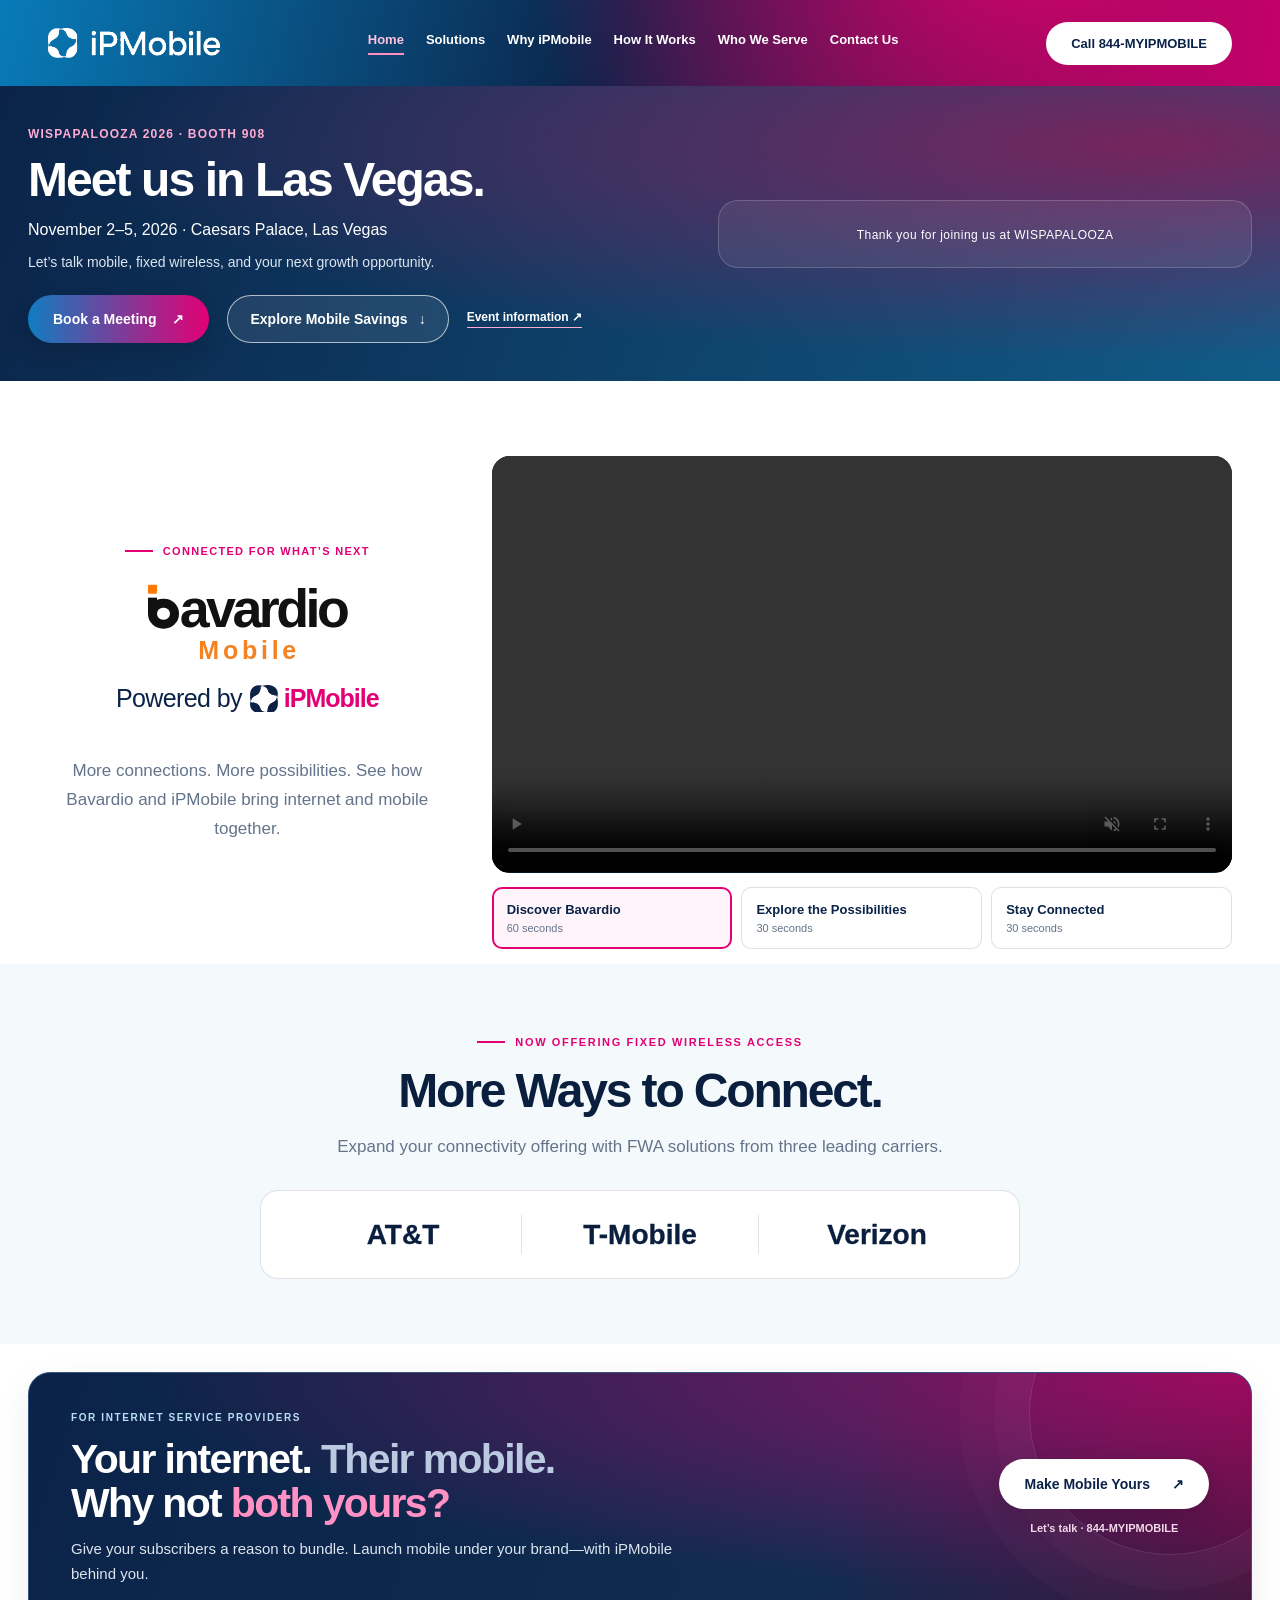
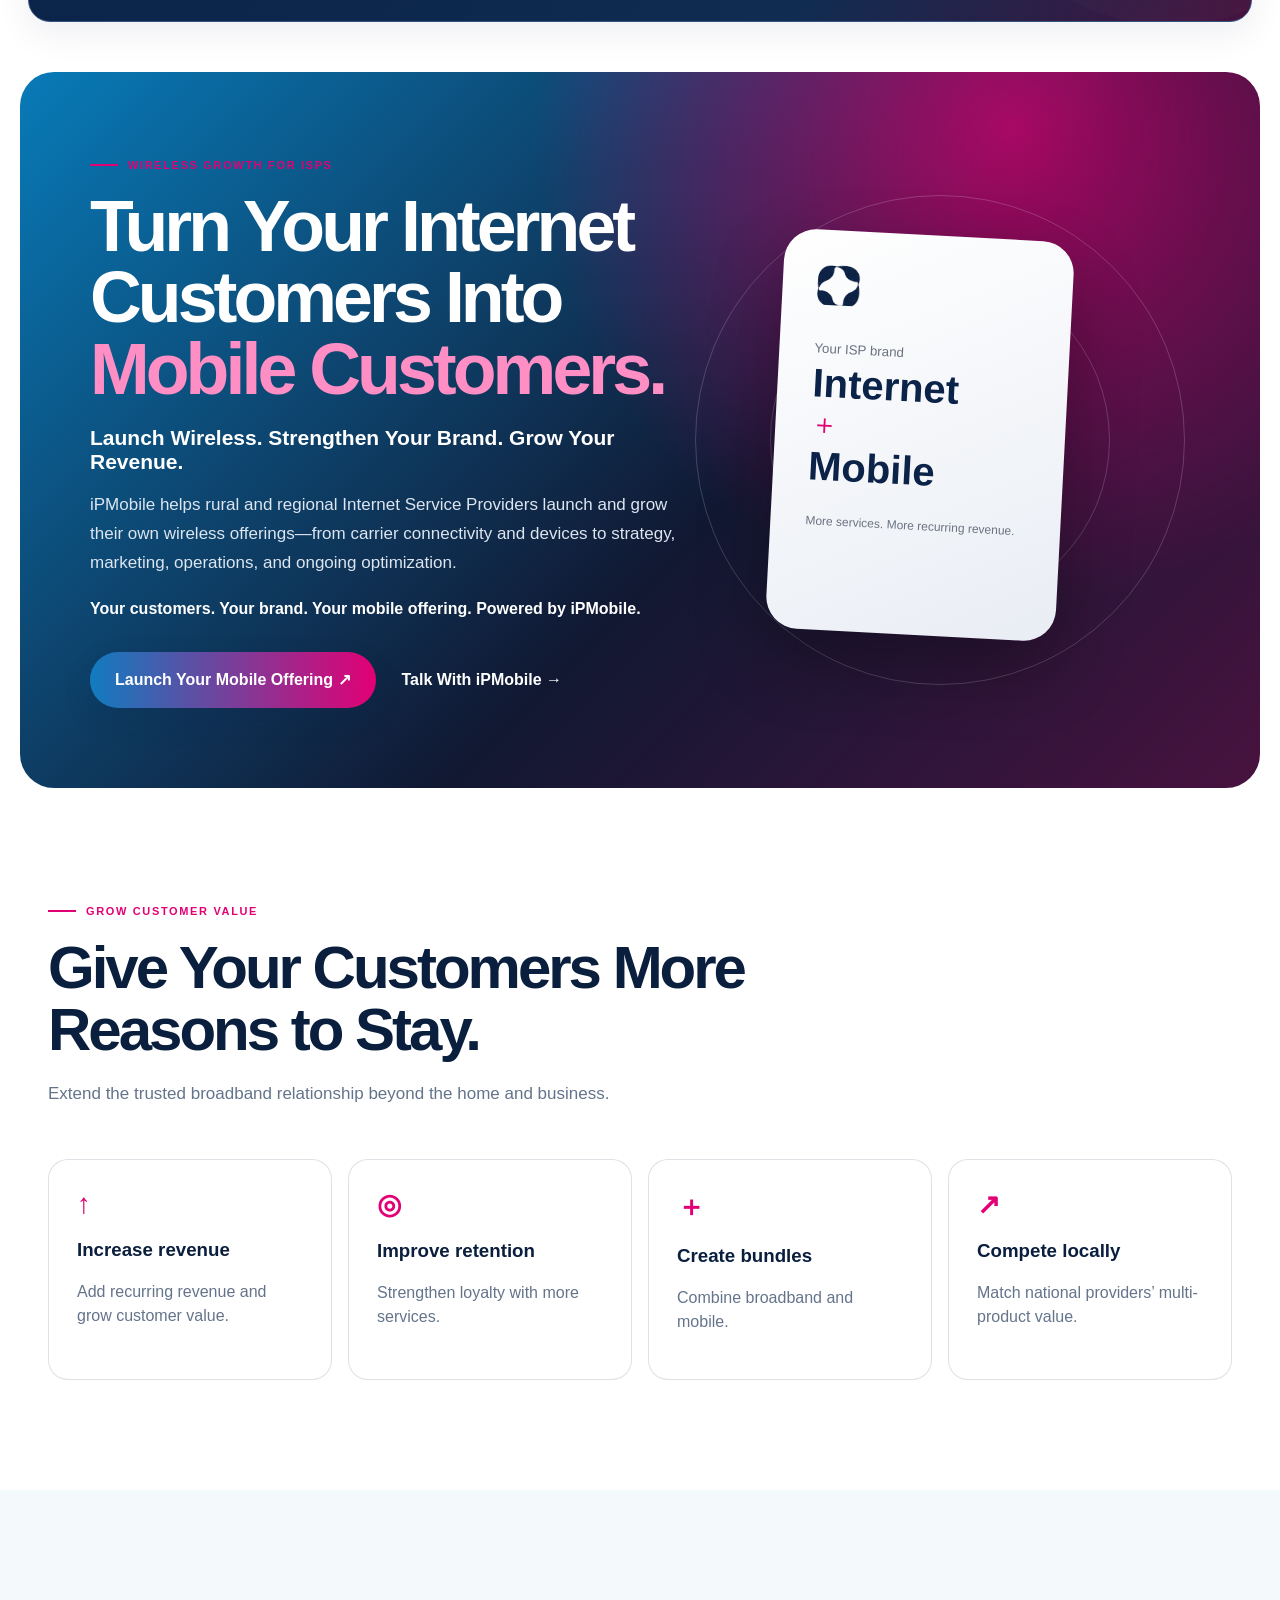
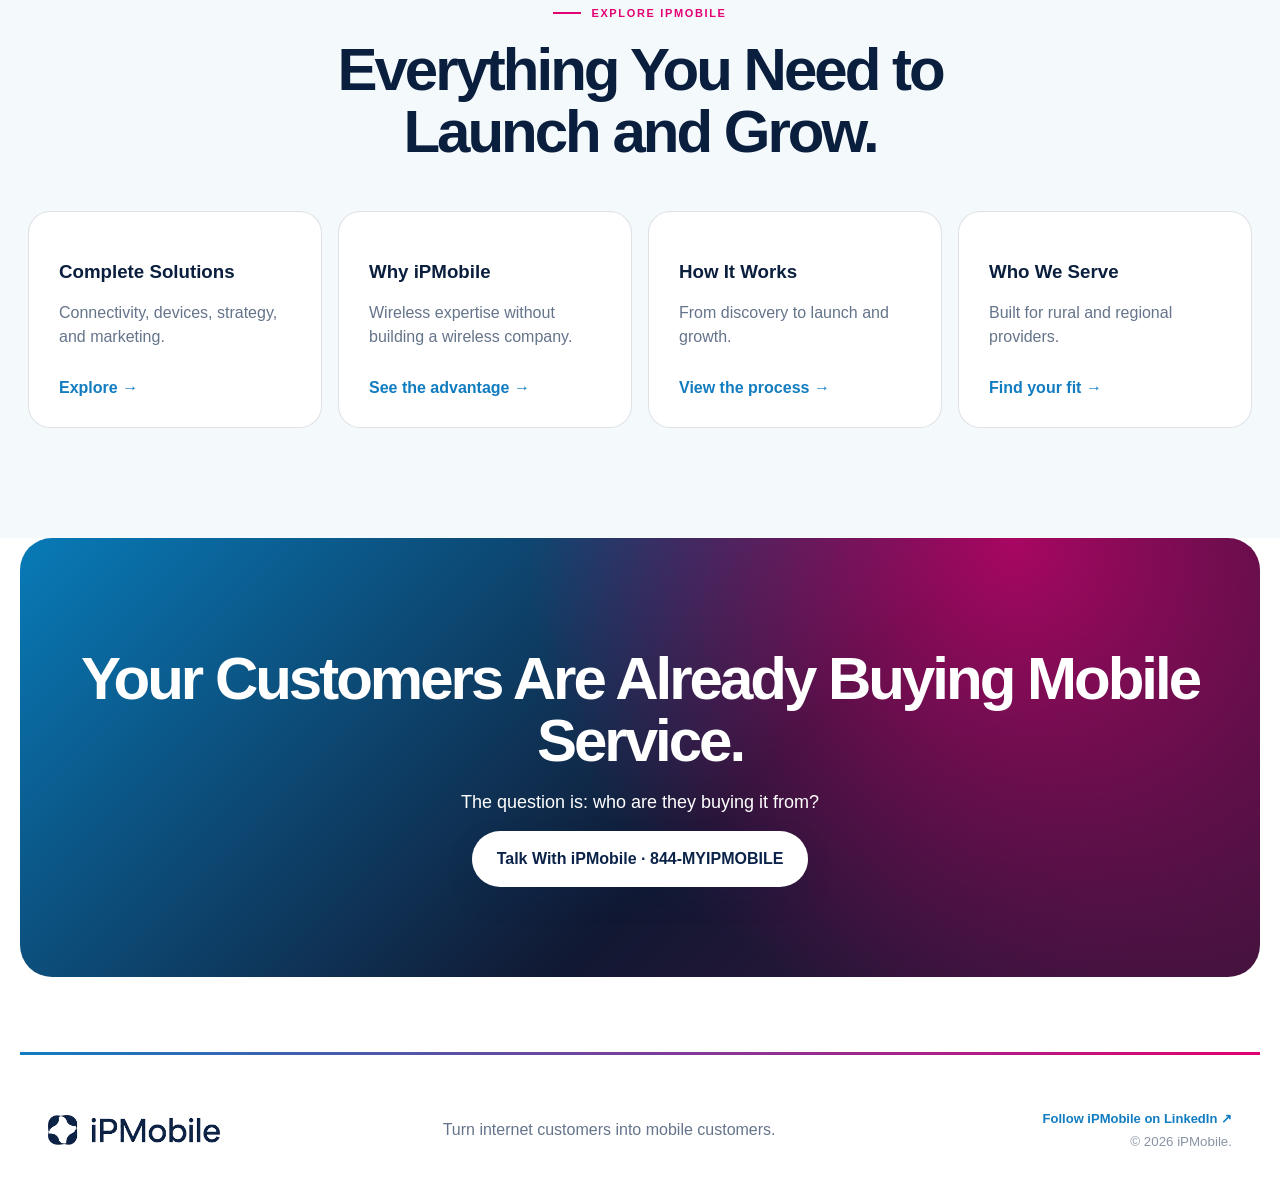
<file: index.html>
<!doctype html><html lang="en"><head><meta charset="utf-8"><meta name="viewport" content="width=device-width,initial-scale=1"><title>iPMobile | Wireless Growth for ISPs</title><link rel="stylesheet" href="homepage-20261019.css"><style>.isp-savings{padding:85px 28px;background:#fff}.isp-savings-grid{display:grid;grid-template-columns:1.15fr .85fr;gap:75px;align-items:center}.isp-savings h2{font-size:clamp(36px,4vw,55px);line-height:1.05;letter-spacing:-.045em;margin:21px 0}.isp-savings-grid>div>p{font-size:17px;line-height:1.75;color:var(--muted);max-width:610px}.isp-savings .button{margin-top:17px;gap:20px}.isp-savings-phone{display:block;margin-top:17px;color:var(--blue);font-size:14px;font-weight:700}.isp-offer-card{padding:40px;border-radius:28px;color:#fff;background:radial-gradient(circle at 110% 0,#bf006c,transparent 65%),linear-gradient(140deg,#137bb5,#0b2348 70%);box-shadow:0 22px 60px #0b23481a;transform:rotate(1deg)}.isp-offer-kicker{font-size:10px;text-transform:uppercase;letter-spacing:.14em;color:#d6e9fc;font-weight:700}.isp-offer-card h3{font-size:clamp(30px,3vw,42px);letter-spacing:-.04em;line-height:1.1;margin:30px 0 20px}.isp-offer-card em{font-style:normal;color:#ffabd4}.isp-savings .isp-offer-card p{color:#dce5f0;line-height:1.7;font-size:16px}.isp-offer-tags{display:flex;flex-wrap:wrap;gap:8px;margin:27px 0}.isp-offer-tags span{padding:8px 11px;background:#ffffff12;border:1px solid #ffffff30;border-radius:50px;font-size:11px}.isp-offer-footer{padding-top:20px;border-top:1px solid #ffffff30;font-size:13px;color:#dce5f0}.isp-offer-footer strong{font-size:20px;color:white;margin-left:5px}@media(max-width:850px){.isp-savings-grid{grid-template-columns:1fr;gap:32px}.isp-offer-card{max-width:520px;transform:none}}@media(max-width:620px){.isp-savings{padding:55px 20px}.isp-offer-card{padding:30px}.isp-savings .button{font-size:14px;padding-inline:20px}}</style><style>.isp-savings{padding:32px 28px;background:#fff}.isp-savings-compact{display:flex;align-items:center;justify-content:space-between;gap:35px;border-left:4px solid var(--pink);padding-left:25px}.isp-savings-compact>div{max-width:820px}.isp-savings .isp-savings-compact h2{font-size:clamp(25px,2.7vw,34px);line-height:1.15;margin:10px 0;letter-spacing:-.035em}.isp-savings .isp-savings-compact p{font-size:15px;line-height:1.6;margin:0;color:var(--muted)}.isp-savings .isp-savings-compact .button{margin:0;flex-shrink:0;min-height:48px;font-size:14px;gap:15px}@media(max-width:700px){.isp-savings{padding:28px 20px}.isp-savings-compact{align-items:flex-start;flex-direction:column;gap:20px;padding-left:18px}.isp-savings .eyebrow{font-size:10px}}</style><style>.isp-savings{padding:28px}.isp-campaign{position:relative;isolation:isolate;overflow:hidden;display:flex;align-items:center;justify-content:space-between;gap:40px;padding:34px 42px;border:1px solid #365280;border-radius:22px;color:#fff;background:radial-gradient(ellipse at 100% 0,rgba(226,0,116,.6),transparent 64%),linear-gradient(110deg,#0b2348,#102c51 65%,#45133e);box-shadow:0 12px 35px #0b234812}.isp-campaign:after{content:"";position:absolute;z-index:-1;width:280px;height:280px;right:-60px;top:-100px;border:1px solid #ffffff20;border-radius:50%;box-shadow:0 0 0 35px #ffffff05,0 0 0 70px #ffffff04;pointer-events:none}.isp-campaign-kicker{font-size:10px;letter-spacing:.16em;font-weight:800;color:#b9dff6}.isp-savings .isp-campaign h2{font-size:clamp(29px,3.2vw,42px);line-height:1.06;letter-spacing:-.04em;margin:13px 0 12px}.isp-campaign h2>span{color:#bbcae0}.isp-campaign h2 em{font-style:normal;color:#ff91c5}.isp-savings .isp-campaign p{max-width:650px;margin:0;font-size:15px;line-height:1.65;color:#dce5f0}.isp-campaign-action{display:flex;flex-direction:column;align-items:center;gap:13px;flex-shrink:0;position:relative}.isp-savings .isp-campaign .button{margin:0;min-height:50px;font-size:14px;gap:22px;background:#fff;color:var(--navy);box-shadow:0 9px 24px #0002}.isp-campaign .button:hover{background:#ffe8f4}.isp-campaign-call{font-size:11px;color:#f2d8e8;font-weight:700}@media(max-width:700px){.isp-savings{padding:22px 20px}.isp-campaign{padding:28px 25px;gap:24px;align-items:flex-start;flex-direction:column}.isp-campaign-action{align-items:flex-start}.isp-savings .isp-campaign h2{font-size:34px}.isp-savings .isp-campaign p{font-size:14px}}</style><style>.bavardio-mobile{display:block;color:#ff7900;font:500 clamp(22px,2.5vw,29px)/1.2 "Trebuchet MS",Arial,sans-serif;letter-spacing:.14em;margin:3px 0 0 2px}.bavardio-mobile+.bavardio-endorsement{margin-top:18px}</style><style>.bavardio-stacked{display:flex;flex-direction:column;align-items:center;width:250px;max-width:100%;color:#292929;letter-spacing:normal}.bavardio-stacked .bavardio-symbol{font-size:116px;flex:0 0 auto;margin:0 0 9px;align-self:center;transform:none}.bavardio-stacked .bavardio-stem,.bavardio-stacked .bavardio-bowl{background:#292929}.bavardio-stacked .bavardio-square{background:#ff850b}.bavardio-name{font:800 40px/1 "Arial Rounded MT Bold","Trebuchet MS",Arial,sans-serif;letter-spacing:-.055em}.bavardio-stacked .bavardio-mobile{font:500 27px/1.1 "Trebuchet MS",Arial,sans-serif;color:#ff850b;letter-spacing:.12em;margin:0 0 0 4px}.partner-section .bavardio-lockup{display:flex;flex-direction:column;align-items:flex-start}.bavardio-stacked+.bavardio-endorsement{margin-top:24px;font-size:21px}</style><style>.bavardio-stacked .bavardio-mobile{font-family:"Century Gothic","Avant Garde","Trebuchet MS",Arial,sans-serif;font-size:27px;font-weight:400;line-height:1.15;letter-spacing:.16em;color:#ff850b;margin:0 0 0 4px;-webkit-text-stroke:.25px currentColor}</style><style>.bavardio-restored{display:inline-flex;flex-direction:column;align-items:center}.bavardio-restored .bavardio-mobile{font-family:"Century Gothic","Avant Garde","Trebuchet MS",Arial,sans-serif;font-size:27px;font-weight:400;line-height:1.15;letter-spacing:.16em;color:#ff850b;margin:3px 0 0 4px;-webkit-text-stroke:.25px currentColor}.bavardio-restored+.bavardio-endorsement{margin-top:18px}</style><style>.bavardio-restored .bavardio-mobile{font-family:"Courier New",Courier,monospace;font-size:24px;font-weight:700;line-height:1.2;letter-spacing:0;color:#d9470b;-webkit-text-stroke:0;margin-top:6px}</style><style>.bavardio-restored .bavardio-type{display:flex;align-items:baseline;color:#111;font-family:"Arial Rounded MT Bold","Trebuchet MS",Arial,sans-serif;font-size:clamp(40px,4.2vw,54px);font-weight:700;letter-spacing:-.065em;line-height:1.1}.bavardio-restored .bavardio-symbol{font-size:inherit;position:relative;display:inline-block;width:.57em;height:.82em;flex:0 0 .57em;margin-right:.015em;align-self:center;transform:translateY(-.025em)}.bavardio-restored .bavardio-square{background:#ff7900}.bavardio-restored .bavardio-stem,.bavardio-restored .bavardio-bowl{background:#111}</style><style>.bavardio-restored{width:max-content;max-width:100%}.bavardio-restored .bavardio-mobile{align-self:center;font-family:"Century Gothic","Trebuchet MS",Arial,sans-serif;font-size:clamp(21px,2.2vw,25px);font-weight:400;line-height:1.15;letter-spacing:.17em;color:#ff850b;margin:4px -.17em 0 0;-webkit-text-stroke:0;text-transform:none}</style><style>.bavardio-restored .bavardio-mobile{font-family:"Century Gothic","Avenir Next","Trebuchet MS",sans-serif;font-size:25px;font-weight:500;line-height:1;letter-spacing:.15em;color:#f58220;margin:0 -.15em 0 0;-webkit-text-stroke:.35px currentColor;font-kerning:normal}</style><style>.bavardio-restored .bavardio-mobile{font-weight:700;-webkit-text-stroke:0}</style><style>.bavardio-restored .bavardio-mobile{font-weight:900;-webkit-text-stroke:.6px currentColor}</style><style>.bavardio-restored .bavardio-mobile{font-weight:900;-webkit-text-stroke:1.1px currentColor}</style><style>.bavardio-restored .bavardio-mobile{font-weight:700;-webkit-text-stroke:0}</style><style>.network-references{display:flex;justify-content:center;align-items:center;flex-wrap:wrap;gap:20px 38px;margin:26px auto 0;padding:20px 24px;border-top:1px solid var(--line);border-bottom:1px solid var(--line);max-width:650px}.network-references span{font:400 20px/1.4 Arial,sans-serif;letter-spacing:normal;color:var(--ink)}@media(max-width:620px){.network-references{gap:16px 25px;padding:18px 12px}.network-references span{font-size:18px}}</style><style>.network-references span{font-size:28px;font-weight:700;color:var(--ink);letter-spacing:normal}@media(max-width:620px){.network-references{gap:16px 23px}.network-references span{font-size:23px}}</style><style>.network-references span{font-weight:900;-webkit-text-stroke:.3px currentColor}</style><style>.network-references{display:flex;flex-wrap:nowrap;justify-content:center;align-items:center;gap:0;background:#fff;border:1px solid var(--line);border-radius:18px;max-width:760px;margin:28px auto 0;padding:24px}.network-references span{flex:1;text-align:center;min-width:0;padding:0 12px}.network-references span+span{border-left:1px solid var(--line)}@media(max-width:620px){.network-references{padding:20px 10px;gap:0}.network-references span{padding:0 5px;font-size:22px}}@media(max-width:360px){.network-references span{font-size:19px}}</style><style>.event-offer{min-height:48px;gap:11px;padding:0 22px;background:rgba(255,255,255,.09);border:1px solid rgba(255,255,255,.65);color:#fff;box-shadow:none;font-size:14px}.event-offer:hover{background:rgba(255,255,255,.18)}.offer-file-type{font-size:9px;letter-spacing:.06em;border:1px solid rgba(255,255,255,.45);border-radius:4px;padding:3px 4px}.event-actions{gap:14px 18px}.event-actions .event-details{font-size:12px}@media(max-width:620px){.event-actions .event-book,.event-actions .event-offer{width:100%}.event-actions .event-details{margin-top:3px}}</style><style>.partner-copy{text-align:center}.partner-copy>.eyebrow{justify-content:center}.partner-section .partner-copy .bavardio-lockup{align-items:center}.partner-copy .bavardio-endorsement{justify-content:center}.partner-copy>p{margin-left:auto;margin-right:auto}</style><style>.partner-copy{display:flex;flex-direction:column;align-items:center;text-align:center}.partner-copy>.eyebrow{align-self:center}.partner-section .partner-copy .bavardio-lockup{display:flex;width:100%;align-items:center;text-align:center}.partner-copy .bavardio-restored{align-self:center;margin-left:auto;margin-right:auto}.partner-copy .bavardio-endorsement{align-self:center;justify-content:center}.partner-copy>p{width:100%}.event-offer{font-family:inherit;cursor:pointer}.show-offer-panel{padding:35px 28px 25px;scroll-margin-top:110px}.show-offer-panel[hidden]{display:none}.show-offer-heading{display:flex;justify-content:space-between;align-items:center;gap:20px;margin-bottom:20px}.show-offer-heading h2{margin:10px 0;font-size:28px;letter-spacing:-.03em}.show-offer-heading button{border:1px solid var(--line);background:#fff;color:var(--navy);border-radius:30px;padding:12px 18px;cursor:pointer;font:700 13px Arial,sans-serif}.show-offer-panel iframe{display:block;width:100%;height:850px;border:1px solid var(--line);border-radius:16px;background:#f4f9fc}.show-offer-fallback{font-size:13px;color:var(--muted)}.show-offer-fallback a{color:var(--blue);text-decoration:underline}@media(max-width:620px){.show-offer-panel{padding:25px 20px;scroll-margin-top:160px}.show-offer-heading h2{font-size:23px}.show-offer-panel iframe{height:650px}}</style><style>.show-offer-image{display:block;width:100%;max-width:850px;height:auto;margin:0 auto;border:1px solid var(--line);border-radius:14px}.show-offer-fallback{text-align:center}</style></head><body><header class="site-header"><a class="brand" href="index.html"><img src="assets/ipmobile-logo.png" alt="iPMobile"></a><nav><a class="active" href="index.html">Home</a><a href="https://www.ipmobile.ai/solutions.html">Solutions</a><a href="why-ipmobile.html">Why iPMobile</a><a href="https://www.ipmobile.ai/how-it-works.html">How It Works</a><a href="https://www.ipmobile.ai/who-we-serve.html">Who We Serve</a><a href="https://www.ipmobile.ai/contact.html">Contact Us</a></nav><a class="button light small" href="tel:8446947662">Call 844-MYIPMOBILE</a></header><main><section class="event-banner" id="event" aria-labelledby="event-title"><div class="shell event-layout"><div><span class="event-eyebrow">WISPAPALOOZA 2026 · BOOTH 908</span><h2 id="event-title">Meet us in Las Vegas.</h2><p>November 2–5, 2026 · Caesars Palace, Las Vegas</p><p class="event-description">Let’s talk mobile, fixed wireless, and your next growth opportunity.</p><div class="event-actions"><a class="button event-book" href="https://calendar.app.google/sCq1uGNjbtY5FYhL6" target="_blank" rel="noopener noreferrer">Book a Meeting <span aria-hidden="true">↗</span></a><button class="button event-offer" id="show-offer-toggle" type="button" aria-expanded="false" aria-controls="show-offer-panel">Explore Mobile Savings <span aria-hidden="true">↓</span></button><a class="event-details" href="https://www.wispaevents.org/" target="_blank" rel="noopener noreferrer">Event information ↗</a></div></div><div class="event-countdown"><span id="countdown-label">Counting down to WISPAPALOOZA</span><div id="countdown" role="timer" aria-label="Time until WISPAPALOOZA begins"><div><b data-unit="days">--</b><small>Days</small></div><div><b data-unit="hours">--</b><small>Hours</small></div><div><b data-unit="minutes">--</b><small>Minutes</small></div><div><b data-unit="seconds">--</b><small>Seconds</small></div></div><small class="countdown-note">November 2 · Las Vegas time</small></div></div></section><section class="show-offer-panel shell" id="show-offer-panel" hidden aria-labelledby="show-offer-title"><div class="show-offer-heading"><div><span class="eyebrow">WISPAPALOOZA exclusive</span><h2 id="show-offer-title">Your Mobile Growth Opportunity</h2></div><button type="button" id="show-offer-close" aria-label="Close show offer">Close ×</button></div><img class="show-offer-image" src="wispa-flyer-placement-source.png" alt="Bavardio Mobile WISPAPALOOZA offer: up to 10% residuals, internet and mobile bundle comparison, and complimentary one-hour consultation. Download the PDF for full details." loading="lazy"><p class="show-offer-fallback">Can’t see the flyer? <a href="WISPAPALOOZA-half-page-matched-text-size.pdf" download>Download the PDF</a></p></section><section class="partner-section shell" id="videos" aria-labelledby="partner-title"><div class="partner-copy"><span class="eyebrow">Connected for What’s Next</span><h2 id="partner-title" class="bavardio-lockup"><span class="bavardio-restored"><span class="bavardio-type" aria-label="bavardio"><span class="bavardio-symbol" aria-hidden="true"><span class="bavardio-square"></span><span class="bavardio-stem"></span><span class="bavardio-bowl"></span></span><span aria-hidden="true">avardio</span></span><span class="bavardio-mobile">Mobile</span></span><span class="bavardio-endorsement">Powered by <span class="ipmobile-signature"><img src="assets/ipmobile-mark.png" alt="" width="28" height="28"><strong>iPMobile</strong></span></span></h2><p>More connections. More possibilities. See how Bavardio and iPMobile bring internet and mobile together.</p></div><div class="partner-player"><video id="video-player" autoplay muted playsinline controls preload="auto" aria-label="Bavardio partnership videos in continuous rotation"><source src="bavardio-60sec.mp4" type="video/mp4"></video><div class="video-selectors" role="group" aria-label="Choose a Bavardio video"><button type="button" data-clip="0" aria-pressed="true">Discover Bavardio <small>60 seconds</small></button><button type="button" data-clip="1" aria-pressed="false">Explore the Possibilities <small>30 seconds</small></button><button type="button" data-clip="2" aria-pressed="false">Stay Connected <small>30 seconds</small></button></div><span id="video-status" hidden></span></div></section><section class="fwa-section" id="fwa"><div class="shell"><span class="eyebrow">Now offering fixed wireless access</span><h2>More Ways to Connect.</h2><p>Expand your connectivity offering with FWA solutions from three leading carriers.</p><div class="network-references" aria-label="Network names"><span>AT&amp;T</span><span>T-Mobile</span><span>Verizon</span></div></div></section><section class="isp-savings" aria-labelledby="isp-savings-title"><div class="shell isp-campaign"><div class="isp-campaign-copy"><span class="isp-campaign-kicker">FOR INTERNET SERVICE PROVIDERS</span><h2 id="isp-savings-title">Your internet. <span>Their mobile.</span><br>Why not <em>both yours?</em></h2><p>Give your subscribers a reason to bundle. Launch mobile under your brand—with iPMobile behind you.</p></div><div class="isp-campaign-action"><a class="button" href="https://www.ipmobile.ai/contact.html">Make Mobile Yours <span aria-hidden="true">↗</span></a><a class="isp-campaign-call" href="tel:8446947662">Let’s talk · 844-MYIPMOBILE</a></div></div></section><section class="hero shell"><div><span class="eyebrow">Wireless growth for ISPs</span><h1>Turn Your Internet Customers Into <em>Mobile Customers.</em></h1><h2>Launch Wireless. Strengthen Your Brand. Grow Your Revenue.</h2><p>iPMobile helps rural and regional Internet Service Providers launch and grow their own wireless offerings—from carrier connectivity and devices to strategy, marketing, operations, and ongoing optimization.</p><strong>Your customers. Your brand. Your mobile offering. Powered by iPMobile.</strong><div class="actions"><a class="button" href="https://www.ipmobile.ai/solutions.html">Launch Your Mobile Offering ↗</a><a href="tel:8446947662">Talk With iPMobile →</a></div></div><div class="hero-art" aria-hidden="true"><div class="orbit one"></div><div class="orbit two"></div><div class="connect-card"><img src="assets/ipmobile-mark.png" alt=""><small>Your ISP brand</small><b>Internet</b><i>＋</i><b>Mobile</b><span>More services. More recurring revenue.</span></div></div></section><section class="section shell"><div class="lead"><span class="eyebrow">Grow customer value</span><h2>Give Your Customers More Reasons to Stay.</h2><p>Extend the trusted broadband relationship beyond the home and business.</p></div><div class="benefits"><article><b>↑</b><h3>Increase revenue</h3><p>Add recurring revenue and grow customer value.</p></article><article><b>◎</b><h3>Improve retention</h3><p>Strengthen loyalty with more services.</p></article><article><b>＋</b><h3>Create bundles</h3><p>Combine broadband and mobile.</p></article><article><b>↗</b><h3>Compete locally</h3><p>Match national providers’ multi-product value.</p></article></div></section><section class="section page-links"><div class="shell"><div class="lead center"><span class="eyebrow">Explore iPMobile</span><h2>Everything You Need to Launch and Grow.</h2></div><div class="link-grid"><a href="https://www.ipmobile.ai/solutions.html"><h3>Complete Solutions</h3><p>Connectivity, devices, strategy, and marketing.</p><b>Explore →</b></a><a href="why-ipmobile.html"><h3>Why iPMobile</h3><p>Wireless expertise without building a wireless company.</p><b>See the advantage →</b></a><a href="https://www.ipmobile.ai/how-it-works.html"><h3>How It Works</h3><p>From discovery to launch and growth.</p><b>View the process →</b></a><a href="https://www.ipmobile.ai/who-we-serve.html"><h3>Who We Serve</h3><p>Built for rural and regional providers.</p><b>Find your fit →</b></a></div></div></section><section class="final shell"><h2>Your Customers Are Already Buying Mobile Service.</h2><p>The question is: who are they buying it from?</p><a class="button light" href="tel:8446947662">Talk With iPMobile · 844-MYIPMOBILE</a></section></main><footer class="shell"><a class="brand" href="index.html"><img src="assets/ipmobile-logo.png" alt="iPMobile"></a><p>Turn internet customers into mobile customers.</p><div class="footer-meta"><a class="linkedin-link" href="https://www.linkedin.com/company/ip-mobile-ai" target="_blank" rel="noopener noreferrer">Follow iPMobile on LinkedIn ↗</a><small>© 2026 iPMobile.</small></div></footer><script src="homepage-20261019.js"></script><script>const offerToggle=document.getElementById("show-offer-toggle"),offerPanel=document.getElementById("show-offer-panel");offerToggle.addEventListener("click",()=>{const open=offerPanel.hidden;offerPanel.hidden=!open;offerToggle.setAttribute("aria-expanded",String(open));if(open)offerPanel.scrollIntoView({behavior:"smooth",block:"start"});});document.getElementById("show-offer-close").addEventListener("click",()=>{offerPanel.hidden=true;offerToggle.setAttribute("aria-expanded","false");offerToggle.focus();});</script></body></html>
</file>
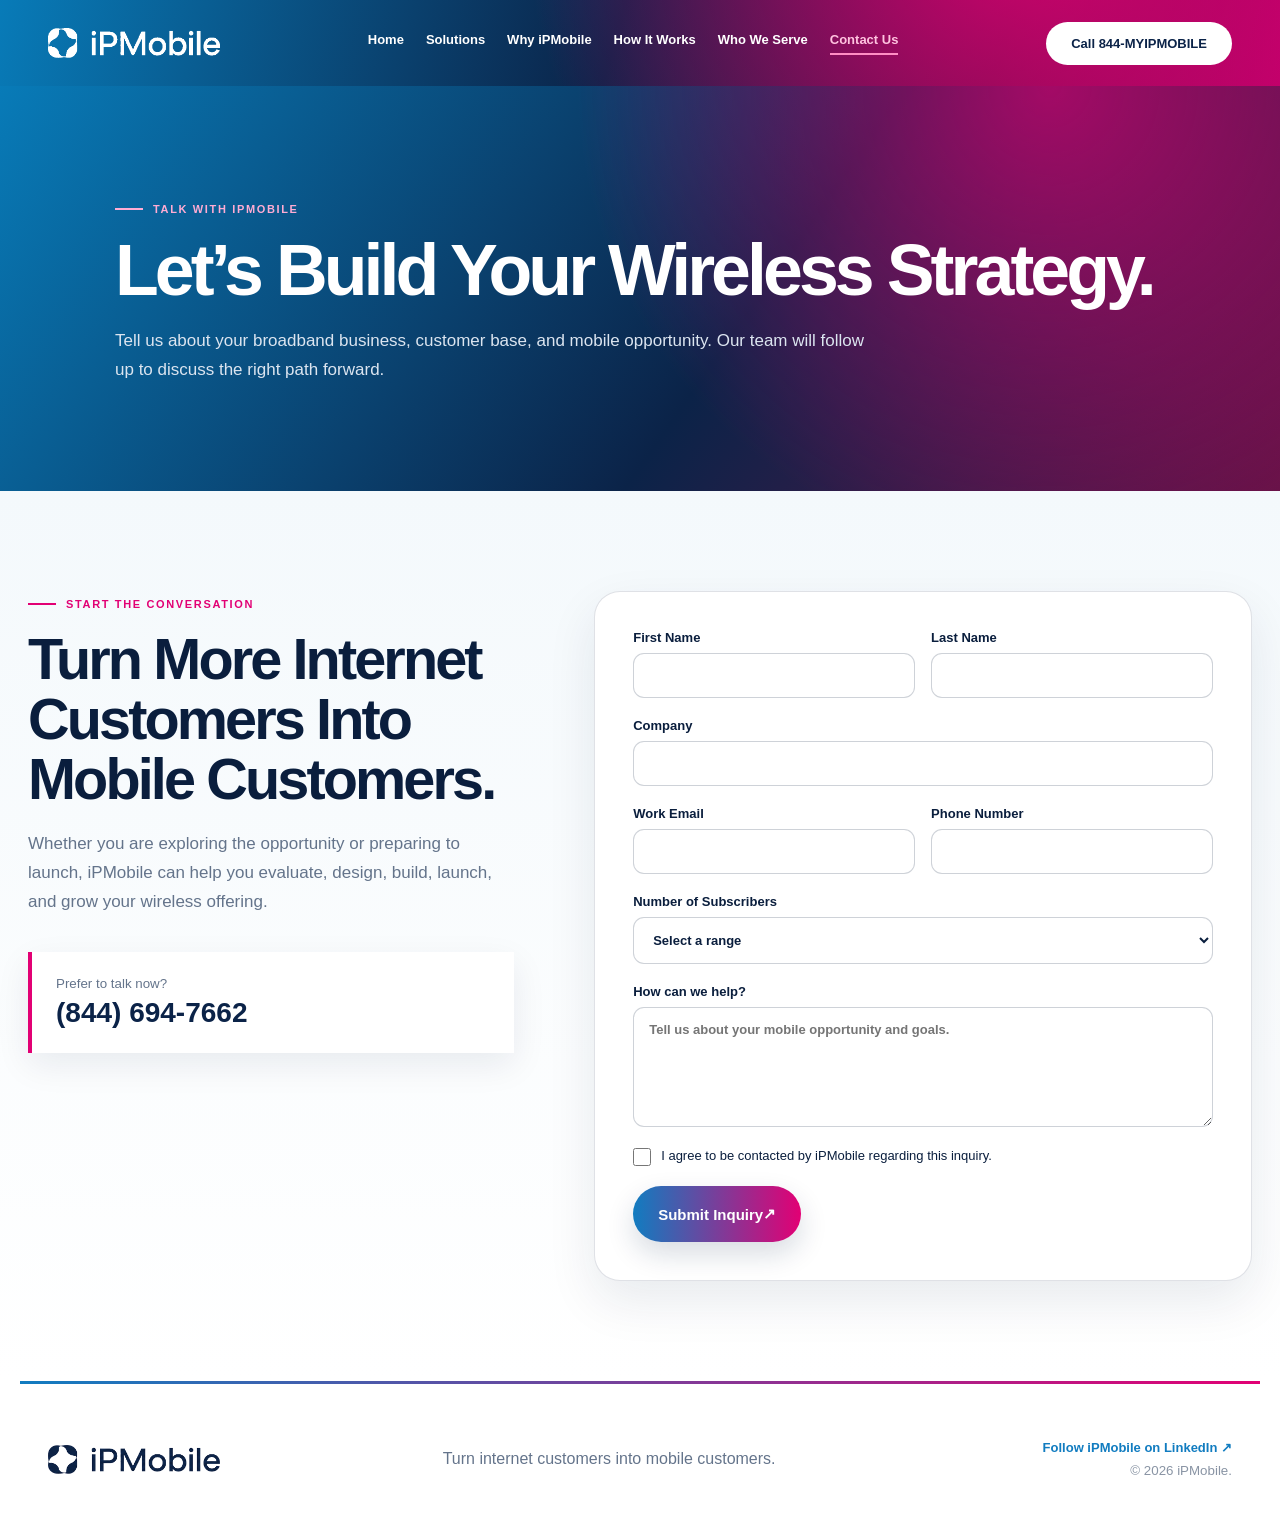
<file: contact.html>
<!doctype html>
<html lang="en">
<head>
  <meta charset="utf-8">
  <meta name="viewport" content="width=device-width,initial-scale=1">
  <meta name="description" content="Talk with iPMobile about launching a branded mobile offering for your broadband customers.">
  <title>Contact Us | iPMobile</title>
  <link rel="stylesheet" href="styles.css"><link rel="stylesheet" href="site-enhancements.css">
  <link rel="stylesheet" href="contact.css">
</head>
<body>
  <header class="site-header">
    <a class="brand" href="index.html"><img src="assets/ipmobile-logo.png" alt="iPMobile"></a>
    <nav>
      <a href="index.html">Home</a>
      <a href="solutions.html">Solutions</a>
      <a href="why-ipmobile.html">Why iPMobile</a>
      <a href="how-it-works.html">How It Works</a>
      <a href="who-we-serve.html">Who We Serve</a>
      <a class="active" href="contact.html">Contact Us</a>
    </nav>
    <a class="button light small" href="tel:8446947662">Call 844-MYIPMOBILE</a>
  </header>
  <main>
    <section class="inner-hero contact-hero">
      <div class="shell">
        <span class="eyebrow pale">Talk with iPMobile</span>
        <h1>Let’s Build Your Wireless Strategy.</h1>
        <p>Tell us about your broadband business, customer base, and mobile opportunity. Our team will follow up to discuss the right path forward.</p>
      </div>
    </section>
    <section class="contact-section">
      <div class="shell contact-layout">
        <div class="contact-copy">
          <span class="eyebrow">Start the conversation</span>
          <h2>Turn More Internet Customers Into Mobile Customers.</h2>
          <p>Whether you are exploring the opportunity or preparing to launch, iPMobile can help you evaluate, design, build, launch, and grow your wireless offering.</p>
          <div class="contact-call"><small>Prefer to talk now?</small><a href="tel:8446947662">(844) 694-7662</a></div>
        </div>
        <form class="contact-form" action="https://formsubmit.co/info@ipmobile.ai" method="POST">
          <input type="hidden" name="_subject" value="New iPMobile Website Inquiry">
          <input type="hidden" name="_captcha" value="false">
          <input type="hidden" name="_next" value="https://www.ipmobile.ai/thank-you.html">
          <input type="text" name="_honey" class="hidden-field" tabindex="-1" autocomplete="off">
          <div class="field-row">
            <label>First Name<input type="text" name="First Name" autocomplete="given-name" required></label>
            <label>Last Name<input type="text" name="Last Name" autocomplete="family-name" required></label>
          </div>
          <label>Company<input type="text" name="Company" autocomplete="organization" required></label>
          <div class="field-row">
            <label>Work Email<input type="email" name="Email" autocomplete="email" required></label>
            <label>Phone Number<input type="tel" name="Phone" autocomplete="tel"></label>
          </div>
          <label>Number of Subscribers<select name="Subscriber Range"><option value="">Select a range</option><option>Under 5,000</option><option>5,000–25,000</option><option>25,000–100,000</option><option>100,000–500,000</option><option>More than 500,000</option></select></label>
          <label>How can we help?<textarea name="Message" rows="6" required placeholder="Tell us about your mobile opportunity and goals."></textarea></label>
          <label class="consent"><input type="checkbox" name="Consent" required><span>I agree to be contacted by iPMobile regarding this inquiry.</span></label>
          <button class="button submit-button" type="submit">Submit Inquiry <span>↗</span></button>
        </form>
      </div>
    </section>
  </main>
  <footer class="shell"><a class="brand" href="index.html"><img src="assets/ipmobile-logo.png" alt="iPMobile"></a><p>Turn internet customers into mobile customers.</p><div class="footer-meta"><a class="linkedin-link" href="https://www.linkedin.com/company/ip-mobile-ai" target="_blank" rel="noopener noreferrer">Follow iPMobile on LinkedIn ↗</a><small>© 2026 iPMobile.</small></div></footer>
</body>
</html>
</file>
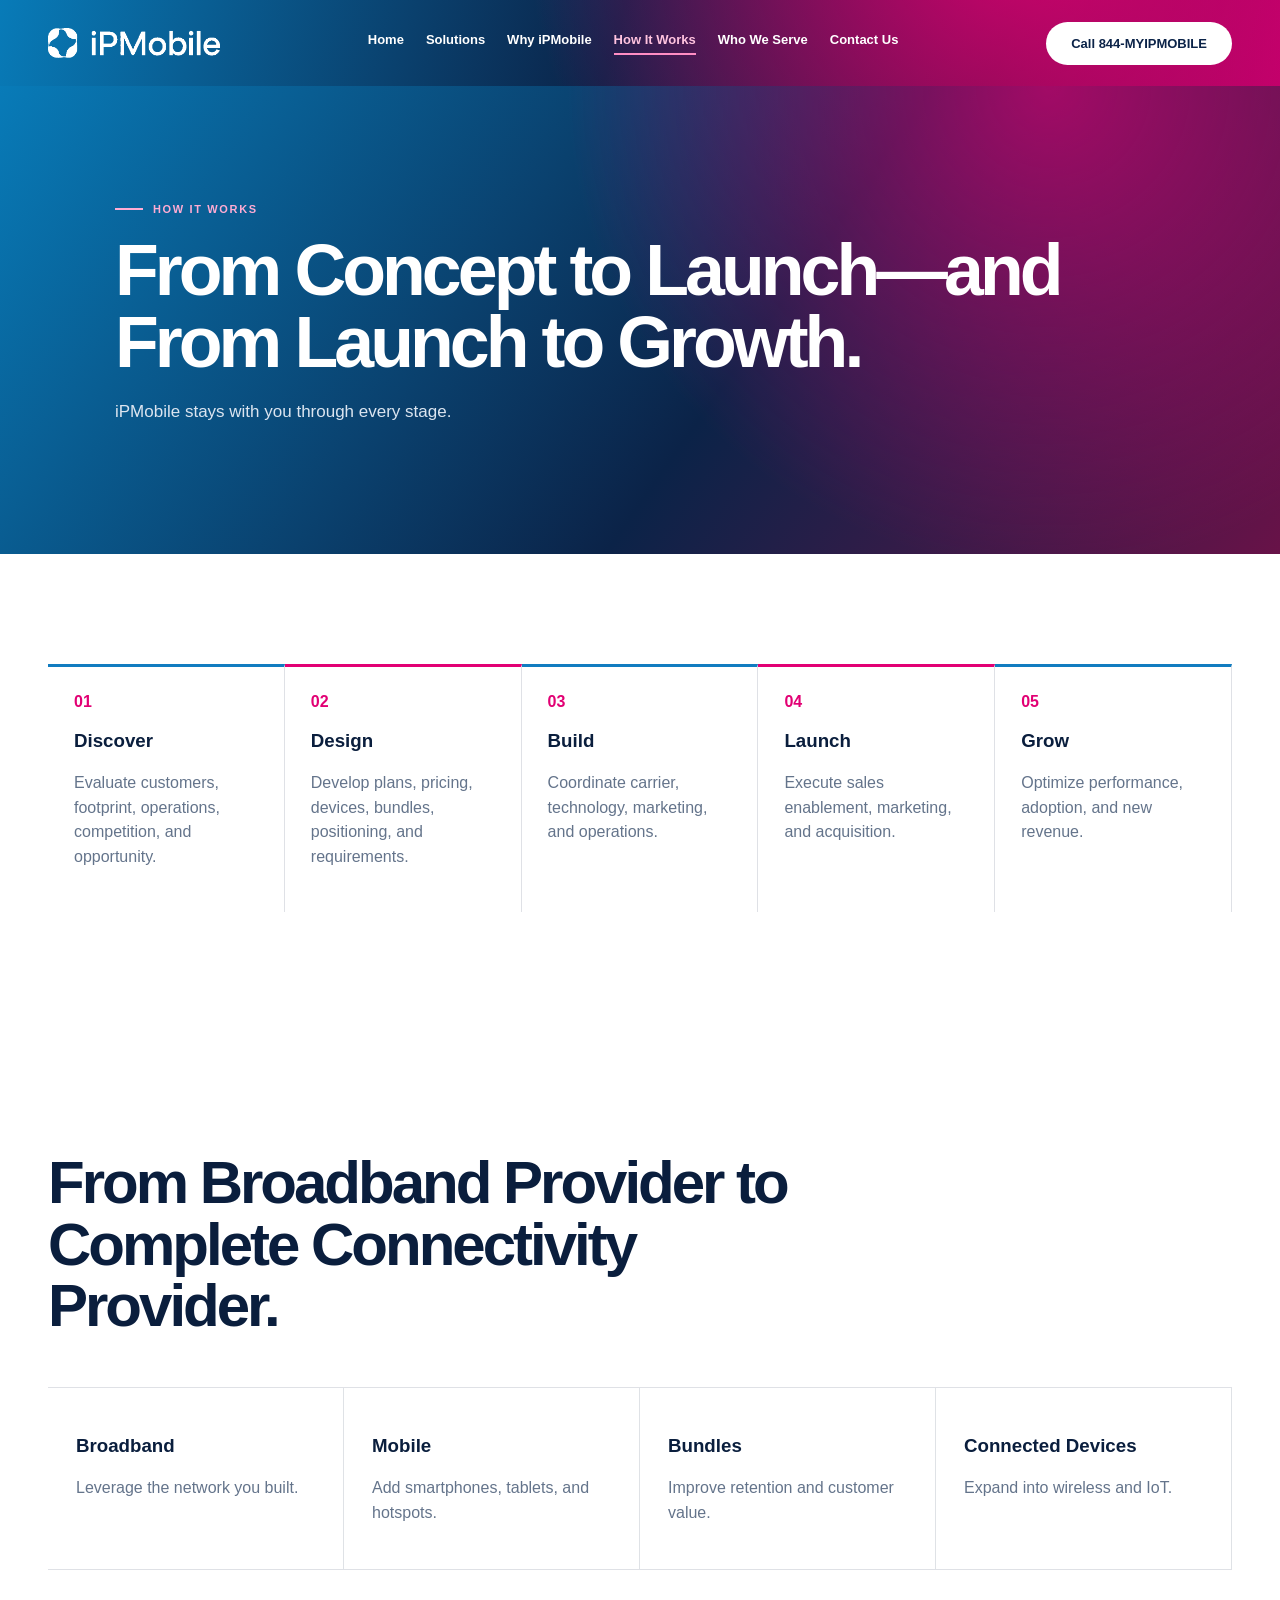
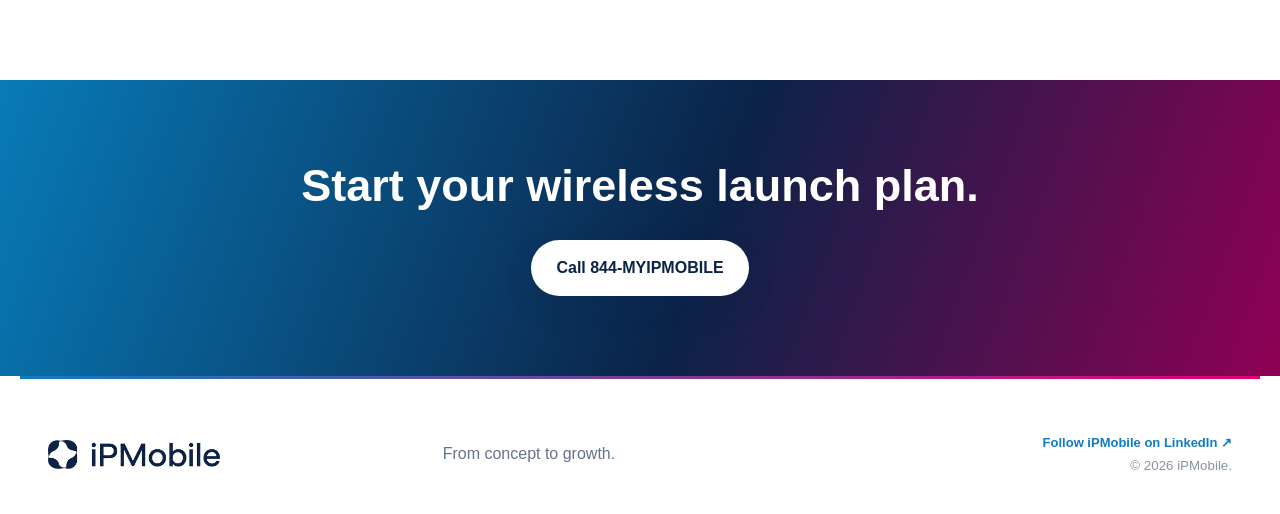
<file: how-it-works.html>
<!doctype html><html lang="en"><head><meta charset="utf-8"><meta name="viewport" content="width=device-width,initial-scale=1"><title>How It Works | iPMobile</title><link rel="stylesheet" href="styles.css"><link rel="stylesheet" href="site-enhancements.css"></head><body><header class="site-header"><a class="brand" href="index.html"><img src="assets/ipmobile-logo.png" alt="iPMobile"></a><nav><a href="index.html">Home</a><a href="solutions.html">Solutions</a><a href="why-ipmobile.html">Why iPMobile</a><a class="active" href="how-it-works.html">How It Works</a><a href="who-we-serve.html">Who We Serve</a><a href="contact.html">Contact Us</a></nav><a class="button light small" href="tel:8446947662">Call 844-MYIPMOBILE</a></header><main><section class="inner-hero"><div class="shell"><span class="eyebrow pale">How it works</span><h1>From Concept to Launch—and From Launch to Growth.</h1><p>iPMobile stays with you through every stage.</p></div></section><section class="section shell"><ol class="process"><li><span>01</span><h3>Discover</h3><p>Evaluate customers, footprint, operations, competition, and opportunity.</p></li><li><span>02</span><h3>Design</h3><p>Develop plans, pricing, devices, bundles, positioning, and requirements.</p></li><li><span>03</span><h3>Build</h3><p>Coordinate carrier, technology, marketing, and operations.</p></li><li><span>04</span><h3>Launch</h3><p>Execute sales enablement, marketing, and acquisition.</p></li><li><span>05</span><h3>Grow</h3><p>Optimize performance, adoption, and new revenue.</p></li></ol></section><section class="section shell"><div class="lead"><h2>From Broadband Provider to Complete Connectivity Provider.</h2></div><div class="portfolio"><article><h3>Broadband</h3><p>Leverage the network you built.</p></article><article><h3>Mobile</h3><p>Add smartphones, tablets, and hotspots.</p></article><article><h3>Bundles</h3><p>Improve retention and customer value.</p></article><article><h3>Connected Devices</h3><p>Expand into wireless and IoT.</p></article></div></section><section class="page-cta"><h2>Start your wireless launch plan.</h2><a class="button light" href="tel:8446947662">Call 844-MYIPMOBILE</a></section></main><footer class="shell"><a class="brand" href="index.html"><img src="assets/ipmobile-logo.png" alt="iPMobile"></a><p>From concept to growth.</p><div class="footer-meta"><a class="linkedin-link" href="https://www.linkedin.com/company/ip-mobile-ai" target="_blank" rel="noopener noreferrer">Follow iPMobile on LinkedIn ↗</a><small>© 2026 iPMobile.</small></div></footer></body></html>
</file>
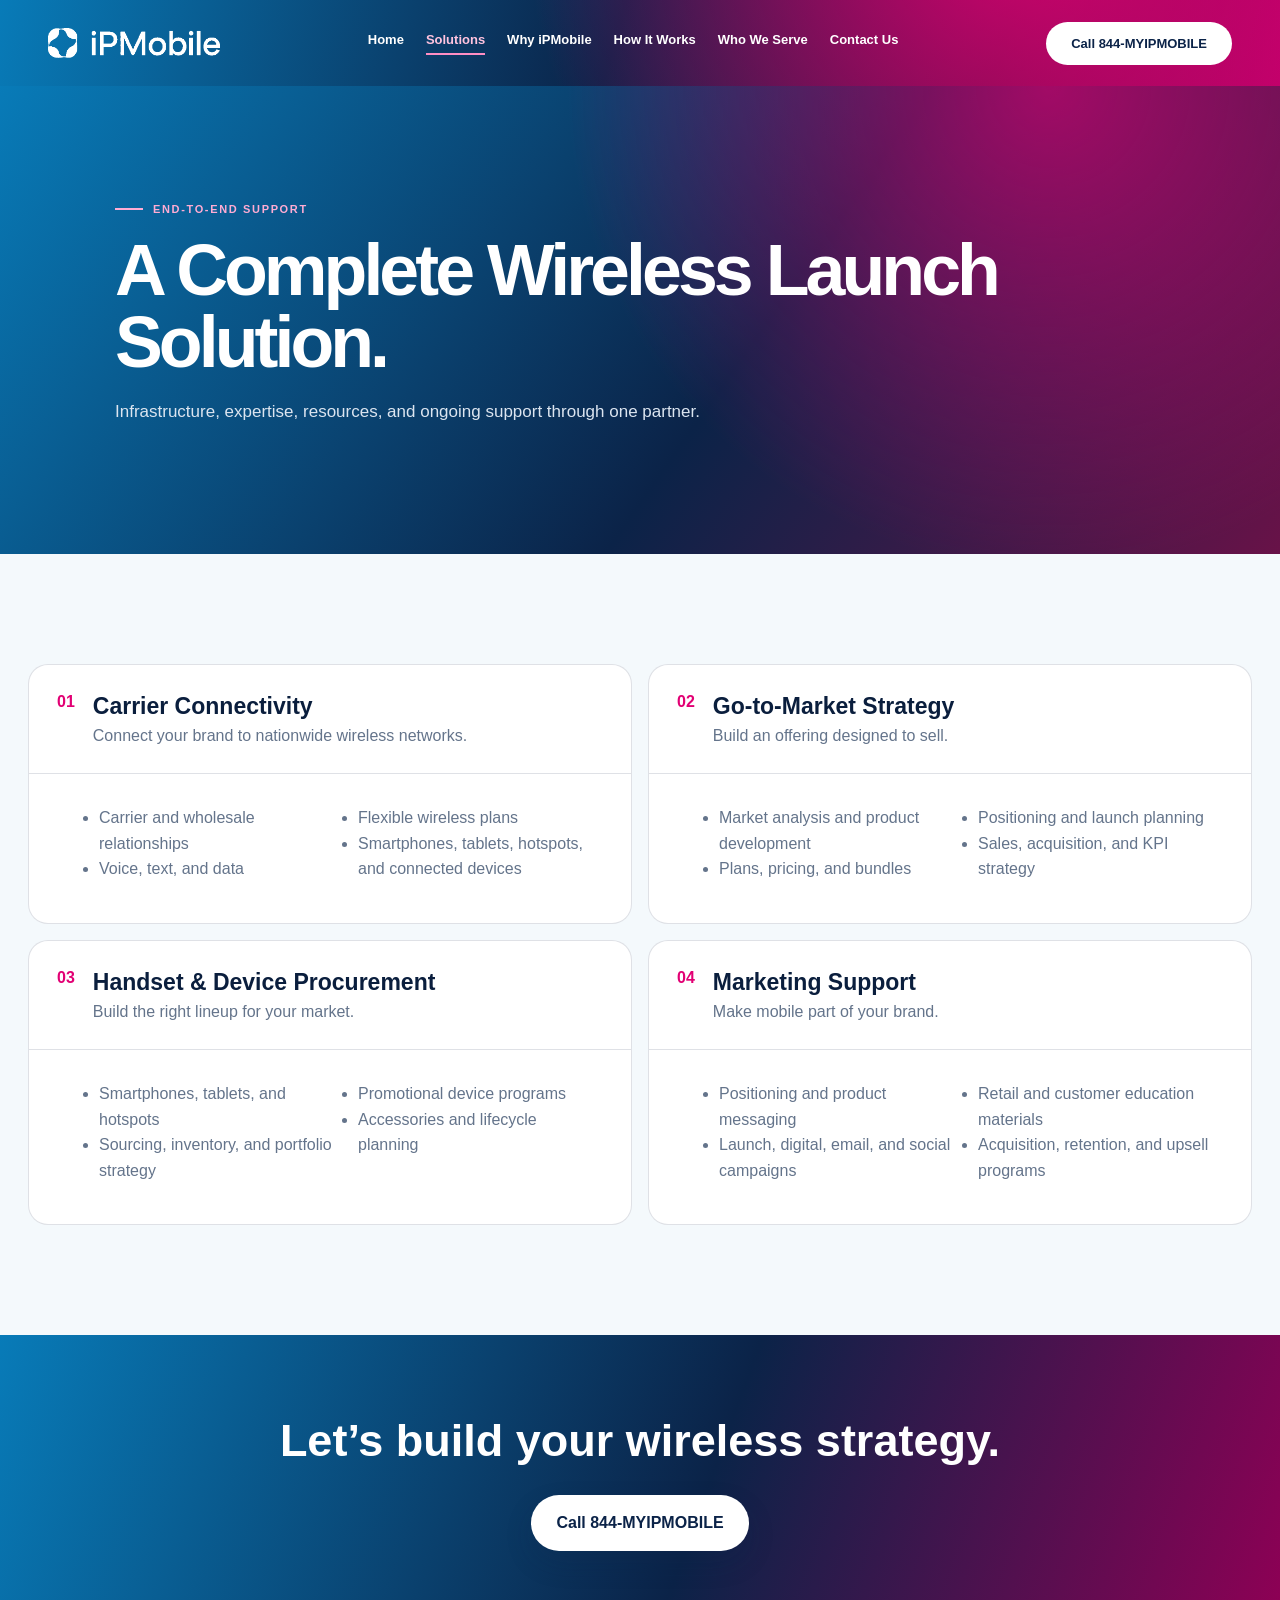
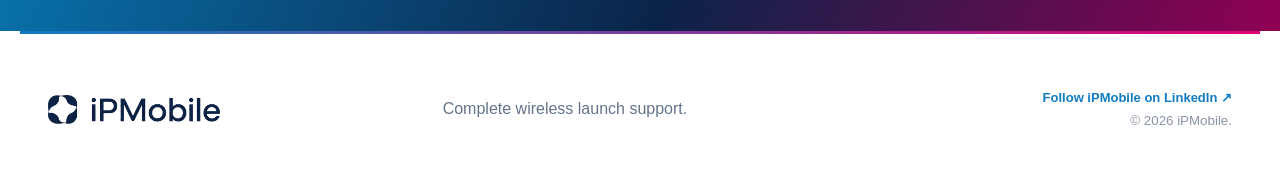
<file: solutions.html>
<!doctype html><html lang="en"><head><meta charset="utf-8"><meta name="viewport" content="width=device-width,initial-scale=1"><title>Solutions | iPMobile</title><link rel="stylesheet" href="styles.css"><link rel="stylesheet" href="site-enhancements.css"></head><body><header class="site-header"><a class="brand" href="index.html"><img src="assets/ipmobile-logo.png" alt="iPMobile"></a><nav><a href="index.html">Home</a><a class="active" href="solutions.html">Solutions</a><a href="why-ipmobile.html">Why iPMobile</a><a href="how-it-works.html">How It Works</a><a href="who-we-serve.html">Who We Serve</a><a href="contact.html">Contact Us</a></nav><a class="button light small" href="tel:8446947662">Call 844-MYIPMOBILE</a></header><main><section class="inner-hero"><div class="shell"><span class="eyebrow pale">End-to-end support</span><h1>A Complete Wireless Launch Solution.</h1><p>Infrastructure, expertise, resources, and ongoing support through one partner.</p></div></section><section class="section solutions"><div class="shell solution-grid"><details open><summary><span>01</span><div><h3>Carrier Connectivity</h3><p>Connect your brand to nationwide wireless networks.</p></div></summary><div class="detail"><ul><li>Carrier and wholesale relationships</li><li>Voice, text, and data</li><li>Flexible wireless plans</li><li>Smartphones, tablets, hotspots, and connected devices</li></ul></div></details><details open><summary><span>02</span><div><h3>Go-to-Market Strategy</h3><p>Build an offering designed to sell.</p></div></summary><div class="detail"><ul><li>Market analysis and product development</li><li>Plans, pricing, and bundles</li><li>Positioning and launch planning</li><li>Sales, acquisition, and KPI strategy</li></ul></div></details><details open><summary><span>03</span><div><h3>Handset & Device Procurement</h3><p>Build the right lineup for your market.</p></div></summary><div class="detail"><ul><li>Smartphones, tablets, and hotspots</li><li>Sourcing, inventory, and portfolio strategy</li><li>Promotional device programs</li><li>Accessories and lifecycle planning</li></ul></div></details><details open><summary><span>04</span><div><h3>Marketing Support</h3><p>Make mobile part of your brand.</p></div></summary><div class="detail"><ul><li>Positioning and product messaging</li><li>Launch, digital, email, and social campaigns</li><li>Retail and customer education materials</li><li>Acquisition, retention, and upsell programs</li></ul></div></details></div></section><section class="page-cta"><h2>Let’s build your wireless strategy.</h2><a class="button light" href="tel:8446947662">Call 844-MYIPMOBILE</a></section></main><footer class="shell"><a class="brand" href="index.html"><img src="assets/ipmobile-logo.png" alt="iPMobile"></a><p>Complete wireless launch support.</p><div class="footer-meta"><a class="linkedin-link" href="https://www.linkedin.com/company/ip-mobile-ai" target="_blank" rel="noopener noreferrer">Follow iPMobile on LinkedIn ↗</a><small>© 2026 iPMobile.</small></div></footer></body></html>
</file>
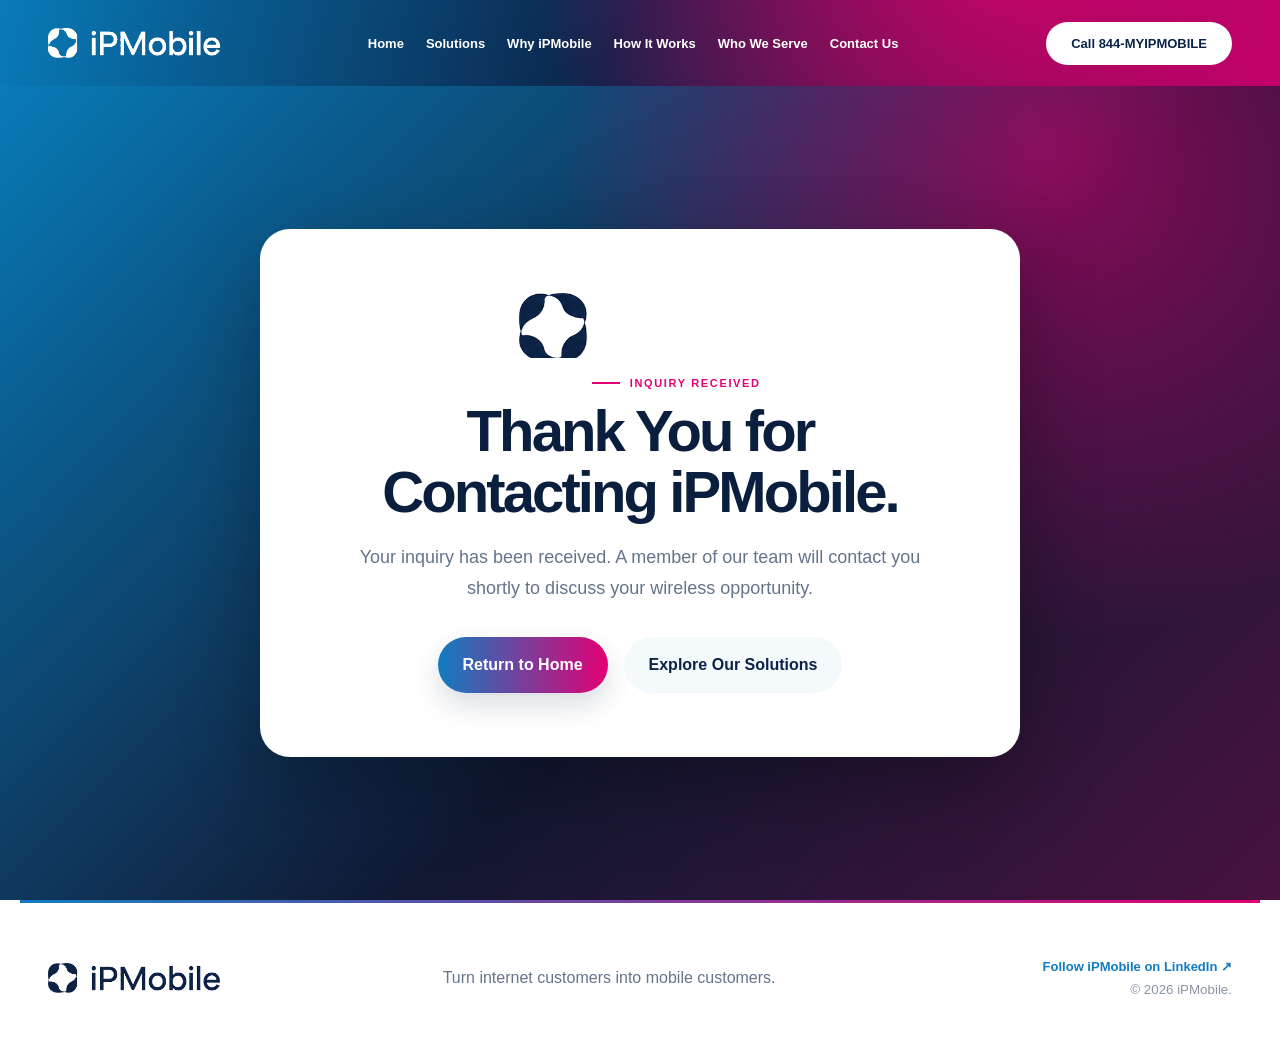
<file: thank-you.html>
<!doctype html>
<html lang="en">
<head>
  <meta charset="utf-8">
  <meta name="viewport" content="width=device-width,initial-scale=1">
  <meta name="description" content="Thank you for contacting iPMobile.">
  <title>Thank You | iPMobile</title>
  <link rel="stylesheet" href="styles.css"><link rel="stylesheet" href="site-enhancements.css">
  <link rel="stylesheet" href="contact.css">
</head>
<body>
  <header class="site-header">
    <a class="brand" href="index.html"><img src="assets/ipmobile-logo.png" alt="iPMobile"></a>
    <nav>
      <a href="index.html">Home</a>
      <a href="solutions.html">Solutions</a>
      <a href="why-ipmobile.html">Why iPMobile</a>
      <a href="how-it-works.html">How It Works</a>
      <a href="who-we-serve.html">Who We Serve</a>
      <a href="contact.html">Contact Us</a>
    </nav>
    <a class="button light small" href="tel:8446947662">Call 844-MYIPMOBILE</a>
  </header>
  <main class="thank-you-main">
    <section class="thank-you-card">
      <img class="thank-you-mark" src="assets/ipmobile-mark.png" alt="">
      <span class="eyebrow">Inquiry received</span>
      <h1>Thank You for Contacting iPMobile.</h1>
      <p>Your inquiry has been received. A member of our team will contact you shortly to discuss your wireless opportunity.</p>
      <div class="thank-you-actions">
        <a class="button" href="index.html">Return to Home</a>
        <a class="button secondary" href="solutions.html">Explore Our Solutions</a>
      </div>
    </section>
  </main>
  <footer class="shell"><a class="brand" href="index.html"><img src="assets/ipmobile-logo.png" alt="iPMobile"></a><p>Turn internet customers into mobile customers.</p><div class="footer-meta"><a class="linkedin-link" href="https://www.linkedin.com/company/ip-mobile-ai" target="_blank" rel="noopener noreferrer">Follow iPMobile on LinkedIn ↗</a><small>© 2026 iPMobile.</small></div></footer>
</body>
</html>
</file>
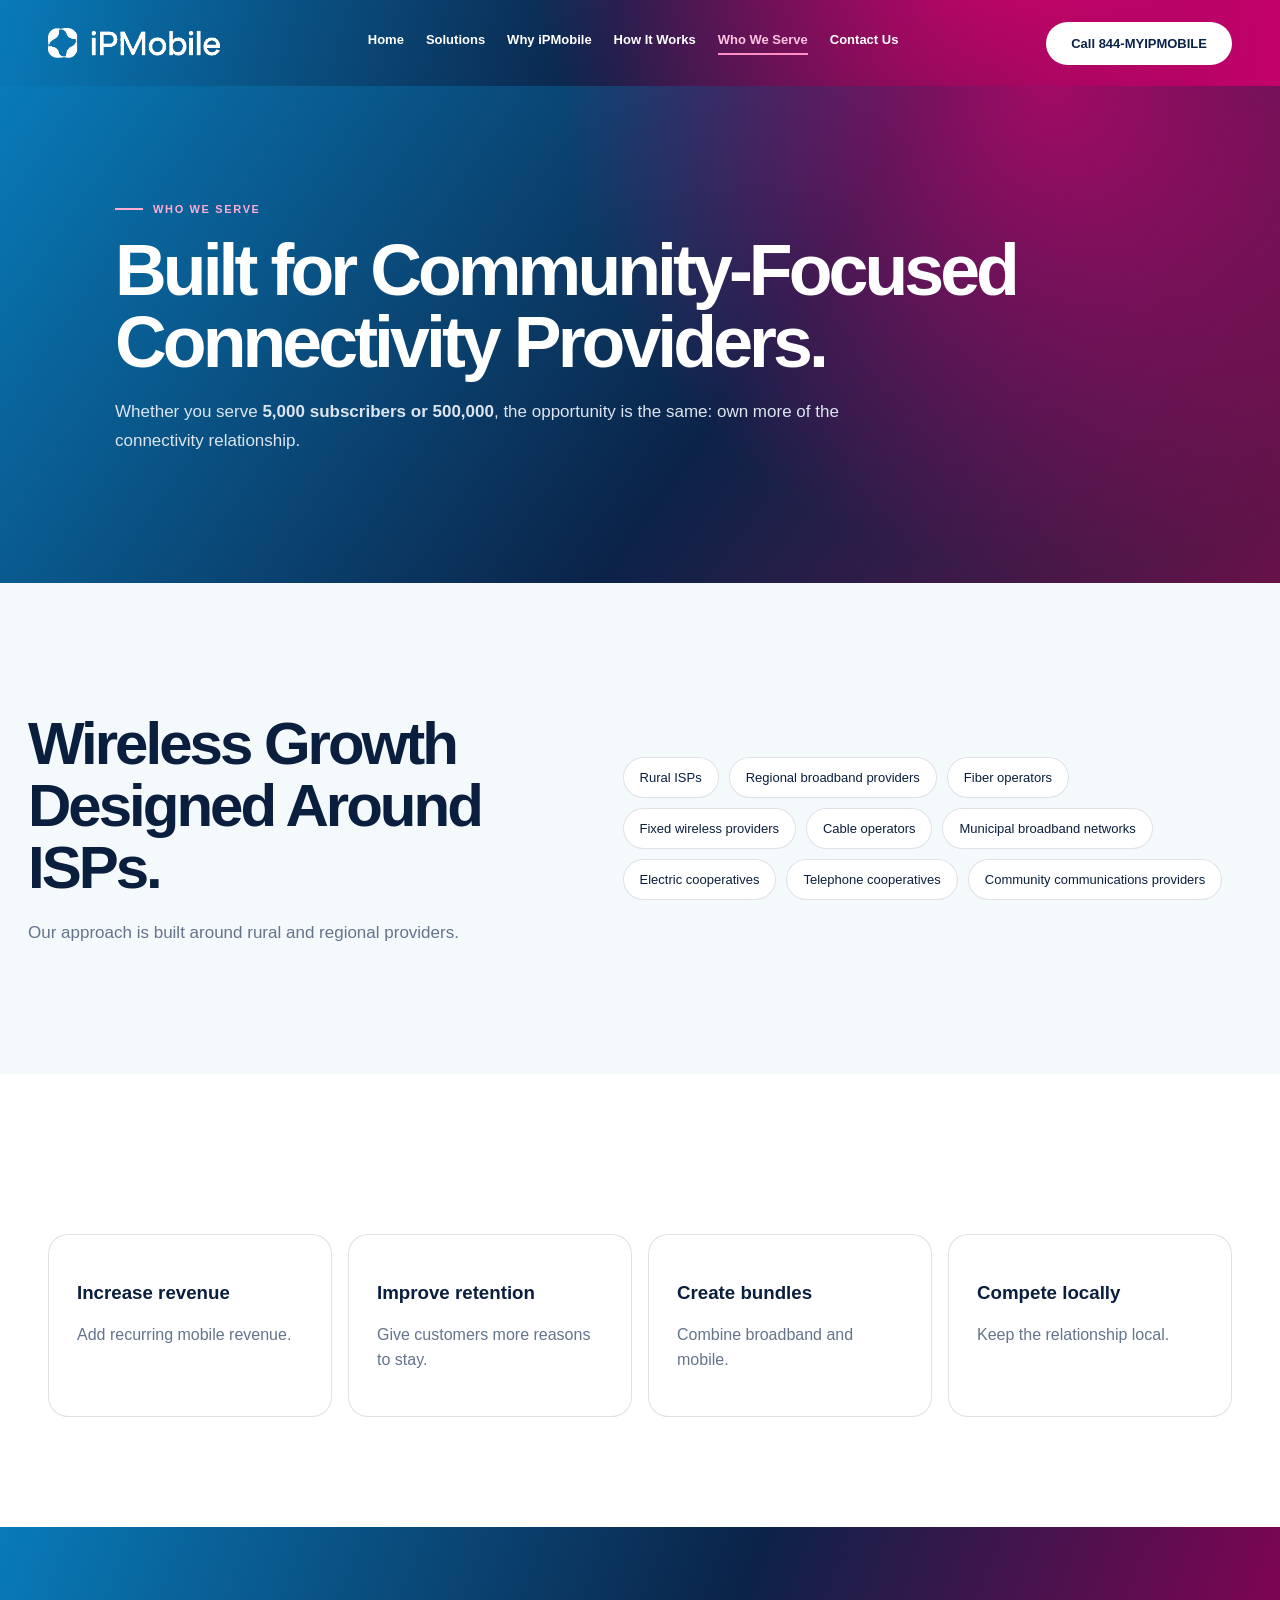
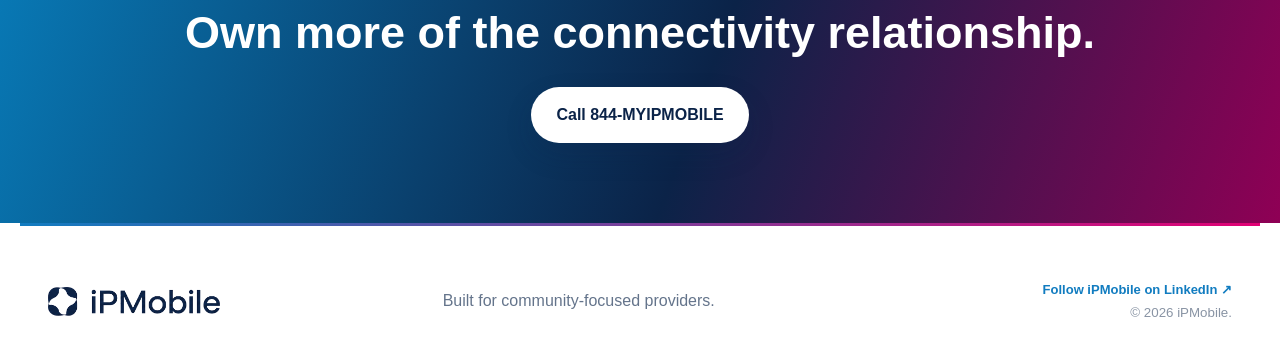
<file: who-we-serve.html>
<!doctype html><html lang="en"><head><meta charset="utf-8"><meta name="viewport" content="width=device-width,initial-scale=1"><title>Who We Serve | iPMobile</title><link rel="stylesheet" href="styles.css"><link rel="stylesheet" href="site-enhancements.css"></head><body><header class="site-header"><a class="brand" href="index.html"><img src="assets/ipmobile-logo.png" alt="iPMobile"></a><nav><a href="index.html">Home</a><a href="solutions.html">Solutions</a><a href="why-ipmobile.html">Why iPMobile</a><a href="how-it-works.html">How It Works</a><a class="active" href="who-we-serve.html">Who We Serve</a><a href="contact.html">Contact Us</a></nav><a class="button light small" href="tel:8446947662">Call 844-MYIPMOBILE</a></header><main><section class="inner-hero"><div class="shell"><span class="eyebrow pale">Who we serve</span><h1>Built for Community-Focused Connectivity Providers.</h1><p>Whether you serve <strong>5,000 subscribers or 500,000</strong>, the opportunity is the same: own more of the connectivity relationship.</p></div></section><section class="section customer-section"><div class="shell customers"><div><h2>Wireless Growth Designed Around ISPs.</h2><p>Our approach is built around rural and regional providers.</p></div><div class="customer-list"><span>Rural ISPs</span><span>Regional broadband providers</span><span>Fiber operators</span><span>Fixed wireless providers</span><span>Cable operators</span><span>Municipal broadband networks</span><span>Electric cooperatives</span><span>Telephone cooperatives</span><span>Community communications providers</span></div></div></section><section class="section shell"><div class="benefits"><article><h3>Increase revenue</h3><p>Add recurring mobile revenue.</p></article><article><h3>Improve retention</h3><p>Give customers more reasons to stay.</p></article><article><h3>Create bundles</h3><p>Combine broadband and mobile.</p></article><article><h3>Compete locally</h3><p>Keep the relationship local.</p></article></div></section><section class="page-cta"><h2>Own more of the connectivity relationship.</h2><a class="button light" href="tel:8446947662">Call 844-MYIPMOBILE</a></section></main><footer class="shell"><a class="brand" href="index.html"><img src="assets/ipmobile-logo.png" alt="iPMobile"></a><p>Built for community-focused providers.</p><div class="footer-meta"><a class="linkedin-link" href="https://www.linkedin.com/company/ip-mobile-ai" target="_blank" rel="noopener noreferrer">Follow iPMobile on LinkedIn ↗</a><small>© 2026 iPMobile.</small></div></footer></body></html>
</file>
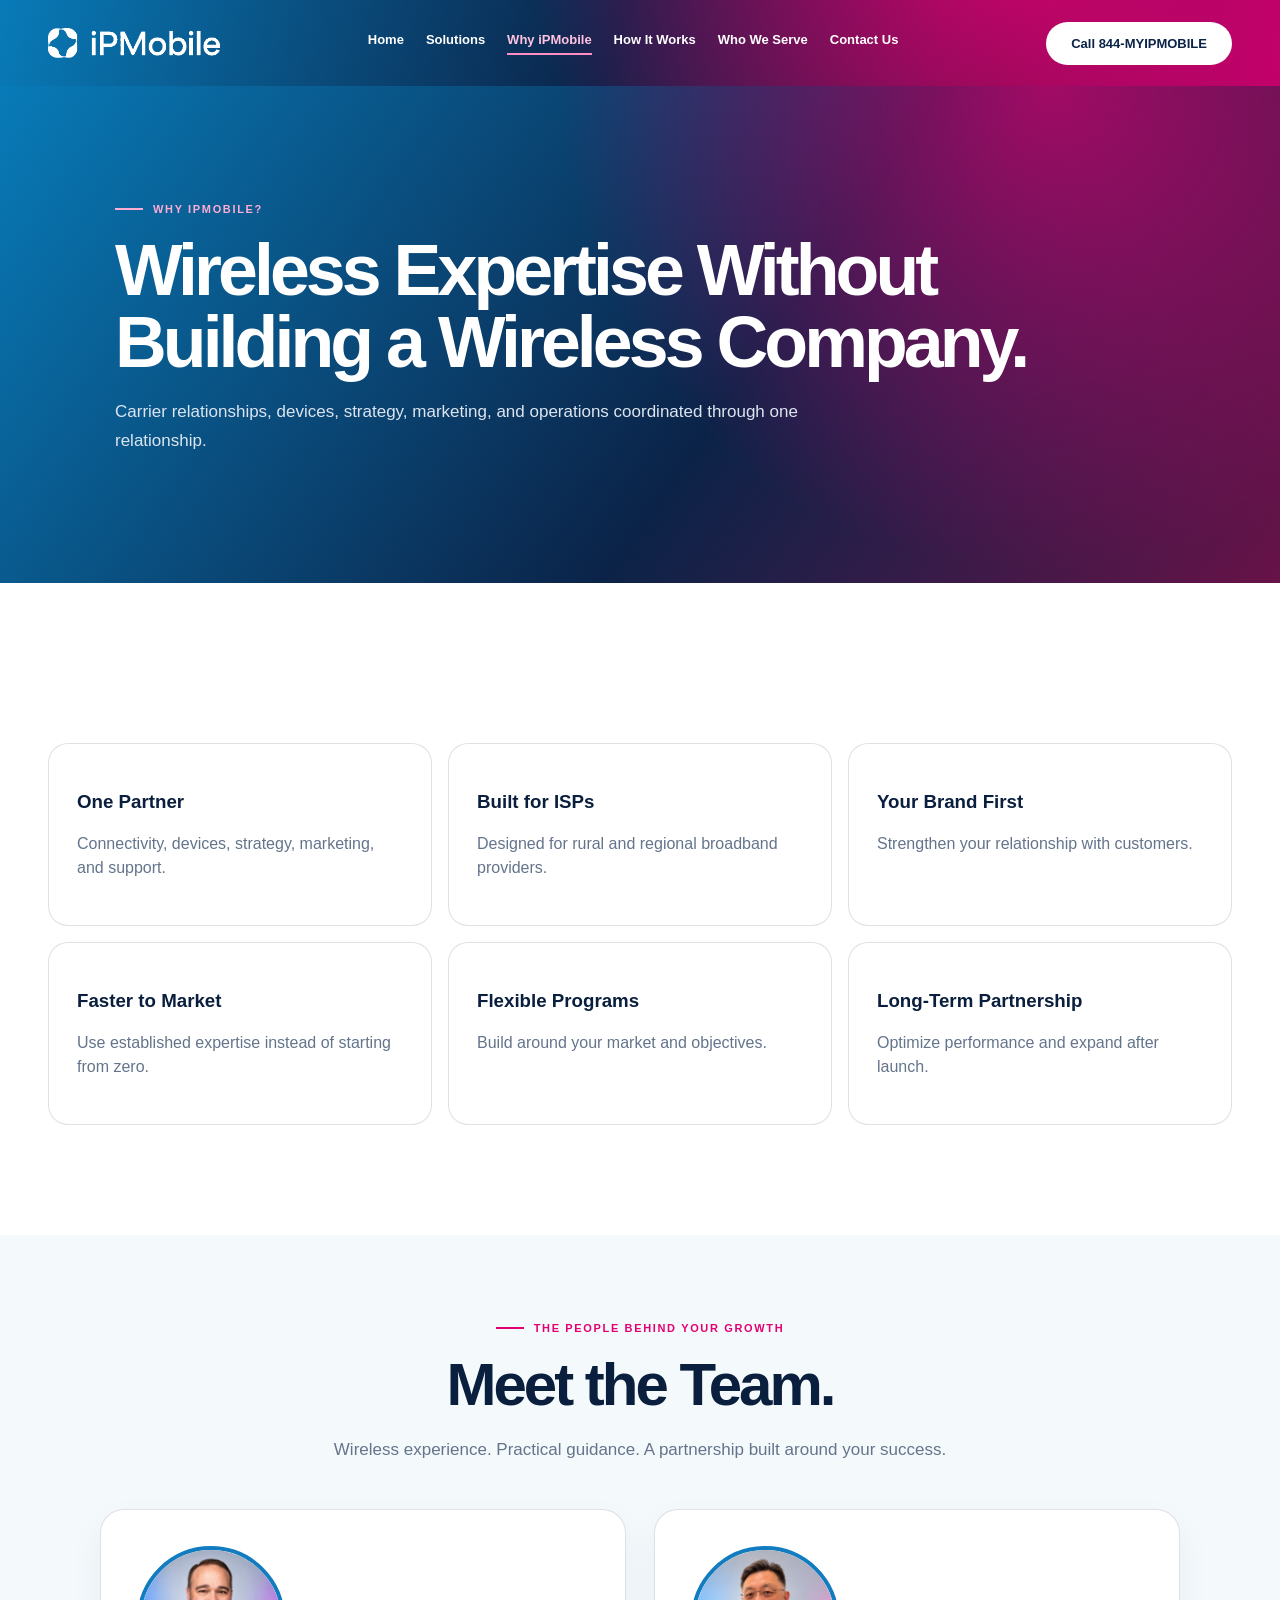
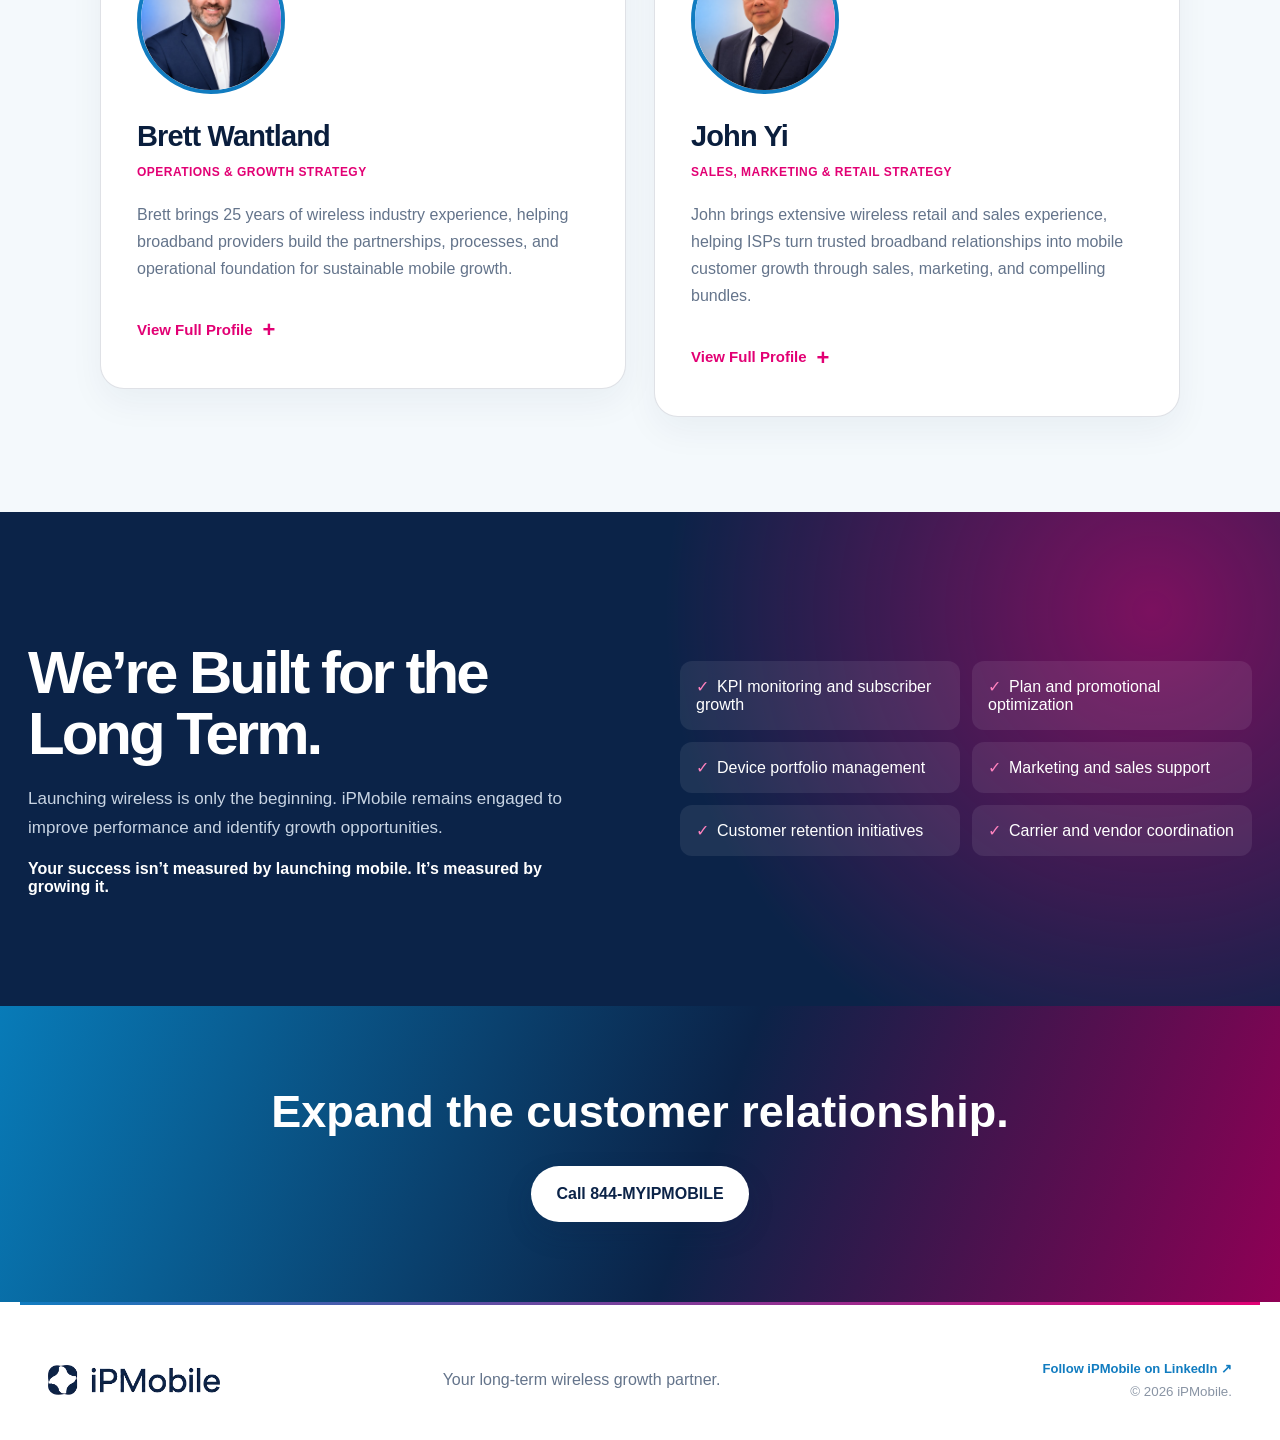
<file: why-ipmobile.html>
<!doctype html><html lang="en"><head><meta charset="utf-8"><meta name="viewport" content="width=device-width,initial-scale=1"><title>Why iPMobile</title><link rel="stylesheet" href="styles.css"><link rel="stylesheet" href="site-enhancements.css"><style>.team-grid{align-items:start}.team-card-copy{width:100%;min-width:0}.team-full-profile{border:0;border-radius:0;background:transparent;overflow:visible;width:100%;margin-top:auto}.team-full-profile>summary{display:flex;align-items:center;gap:10px;padding:10px 0;cursor:pointer;list-style:none;color:var(--blue);font:800 15px/1.5 Arial,sans-serif;min-height:44px}.team-full-profile>summary::-webkit-details-marker{display:none}.profile-chevron{font-size:22px;line-height:1}.profile-collapse-label{display:none}.team-full-profile[open] .profile-expand-label{display:none}.team-full-profile[open] .profile-collapse-label{display:inline}.team-full-profile[open] .profile-chevron{transform:rotate(45deg)}.team-full-profile-content{margin-top:12px;border-top:1px solid var(--line);padding-top:8px;color:var(--muted);font:400 15px/1.8 Arial,sans-serif}.team-full-profile-content p{margin:16px 0}.team-full-profile-content .profile-intro{color:var(--navy);font-weight:700}.team-full-profile>summary:focus-visible{outline:2px solid var(--pink);outline-offset:4px}</style></head><body><header class="site-header"><a class="brand" href="index.html"><img src="assets/ipmobile-logo.png" alt="iPMobile"></a><nav><a href="index.html">Home</a><a href="https://www.ipmobile.ai/solutions.html">Solutions</a><a class="active" href="why-ipmobile.html">Why iPMobile</a><a href="https://www.ipmobile.ai/how-it-works.html">How It Works</a><a href="https://www.ipmobile.ai/who-we-serve.html">Who We Serve</a><a href="https://www.ipmobile.ai/contact.html">Contact Us</a></nav><a class="button light small" href="tel:8446947662">Call 844-MYIPMOBILE</a></header><main><section class="inner-hero"><div class="shell"><span class="eyebrow pale">Why iPMobile?</span><h1>Wireless Expertise Without Building a Wireless Company.</h1><p>Carrier relationships, devices, strategy, marketing, and operations coordinated through one relationship.</p></div></section><section class="section shell"><div class="why-grid"><article><h3>One Partner</h3><p>Connectivity, devices, strategy, marketing, and support.</p></article><article><h3>Built for ISPs</h3><p>Designed for rural and regional broadband providers.</p></article><article><h3>Your Brand First</h3><p>Strengthen your relationship with customers.</p></article><article><h3>Faster to Market</h3><p>Use established expertise instead of starting from zero.</p></article><article><h3>Flexible Programs</h3><p>Build around your market and objectives.</p></article><article><h3>Long-Term Partnership</h3><p>Optimize performance and expand after launch.</p></article></div></section><section class="team-section" id="meet-the-team" aria-labelledby="team-title"><div class="shell"><div class="lead center"><span class="eyebrow">The people behind your growth</span><h2 id="team-title">Meet the Team.</h2><p>Wireless experience. Practical guidance. A partnership built around your success.</p></div><div class="team-grid"><article class="team-card"><img class="team-photo" src="assets/profiles/brett-wantland.jpg" alt="Brett Wantland" width="600" height="600" loading="lazy"><div class="team-card-copy"><h3>Brett Wantland</h3><p class="team-role">Operations &amp; Growth Strategy</p><p class="team-bio">Brett brings 25 years of wireless industry experience, helping broadband providers build the partnerships, processes, and operational foundation for sustainable mobile growth.</p><details class="team-full-profile"><summary><span class="profile-expand-label">View Full Profile</span><span class="profile-collapse-label">Hide Full Profile</span><span class="profile-chevron" aria-hidden="true">+</span></summary><div class="team-full-profile-content"><p class="profile-intro">Building the operational foundation for sustainable mobile growth.</p><p>Brett Wantland brings 25 years of wireless industry experience spanning sales, business development, operations, supply chain, and customer experience. His leadership career includes senior roles with AT&amp;T, T-Mobile, and Telrite Holdings. Telrite has operated as an AT&amp;T MVNO since 2000 and is home to three national wireless offerings: PureTalk and PureTalk Business (postpaid), H2O Wireless (prepaid), and Life Wireless (Lifeline). In his leadership role, Brett helped expand distribution, improve performance, strengthen strategic partnerships, and build scalable revenue-generating programs.</p><p>Brett has a proven ability to turn complex business challenges into practical growth strategies. He has built high-performing teams, launched new markets, improved customer experiences, and led organizations through mergers, technology implementations, and operational transformations.</p><p>At iPMobile, Brett helps rural and regional broadband providers move confidently from mobile strategy to launch and long-term growth - bringing together the right partners, processes, and operational foundation to build a successful mobile business.</p></div></details></div></article><article class="team-card"><img class="team-photo" src="assets/profiles/john-yi.jpg" alt="John Yi" width="600" height="600" loading="lazy"><div class="team-card-copy"><h3>John Yi</h3><p class="team-role">Sales, Marketing &amp; Retail Strategy</p><p class="team-bio">John brings extensive wireless retail and sales experience, helping ISPs turn trusted broadband relationships into mobile customer growth through sales, marketing, and compelling bundles.</p><details class="team-full-profile"><summary><span class="profile-expand-label">View Full Profile</span><span class="profile-collapse-label">Hide Full Profile</span><span class="profile-chevron" aria-hidden="true">+</span></summary><div class="team-full-profile-content"><p class="profile-intro">Turning market opportunity into lasting customer growth.</p><p>John Yi is a wireless retail entrepreneur and sales leader skilled at converting market opportunities into sustained customer growth. From 1999 to 2026 at T-Mobile, he earned multiple top national sales awards and sold over 500,000 mobile phones paired with rate plans and value-added features.</p><p>As owner and operator of wireless retail stores in more than 12 states, he built deep expertise in sales leadership, local marketing, customer acquisition, retail operations, team development, and multi-market expansion. Beginning in 2025, he has also collaborated with a T-Mobile mobile virtual network aggregator (MVNA) to guide wireless internet service providers in becoming mobile virtual network operators (MVNOs).</p><p>At iPMobile, John applies proven sales and marketing strategies drawn from his retail background to help broadband providers launch mobile services. By partnering with ISPs, he enables them to leverage their existing customer base for significantly lower acquisition costs, reduce broadband churn through compelling mobile bundles, increase average revenue per user, and strengthen brand loyalty via true fixed-mobile convergence - all without the need to build network infrastructure. His purpose is clear: equip internet service providers with the sales, marketing, and operational tools to transform trusted broadband relationships into lasting mobile growth, expand their reach, and create sustainable new revenue streams.</p></div></details></div></article></div></div></section><section class="section dark"><div class="shell split"><div><h2>We’re Built for the Long Term.</h2><p>Launching wireless is only the beginning. iPMobile remains engaged to improve performance and identify growth opportunities.</p><strong>Your success isn’t measured by launching mobile. It’s measured by growing it.</strong></div><ul><li>KPI monitoring and subscriber growth</li><li>Plan and promotional optimization</li><li>Device portfolio management</li><li>Marketing and sales support</li><li>Customer retention initiatives</li><li>Carrier and vendor coordination</li></ul></div></section><section class="page-cta"><h2>Expand the customer relationship.</h2><a class="button light" href="tel:8446947662">Call 844-MYIPMOBILE</a></section></main><footer class="shell"><a class="brand" href="index.html"><img src="assets/ipmobile-logo.png" alt="iPMobile"></a><p>Your long-term wireless growth partner.</p><div class="footer-meta"><a class="linkedin-link" href="https://www.linkedin.com/company/ip-mobile-ai" target="_blank" rel="noopener noreferrer">Follow iPMobile on LinkedIn ↗</a><small>© 2026 iPMobile.</small></div></footer></body></html>
</file>
<file: homepage-20261019.css>
:root{--navy:#0b2348;--blue:#117cc0;--pink:#e20074;--ink:#0a1e3d;--muted:#64748b;--ice:#f4f9fc;--line:rgba(10,30,61,.13);--max:1240px;--display:Arial,sans-serif;--body:Arial,sans-serif}*{box-sizing:border-box}html{scroll-behavior:smooth}body{margin:0;color:var(--ink);font-family:var(--body)}a{color:inherit;text-decoration:none}.shell{max-width:var(--max);margin:auto}.site-header{height:86px;padding-inline:max(28px,calc((100vw - var(--max))/2 + 28px));display:flex;align-items:center;justify-content:space-between;gap:24px;color:#fff;background:radial-gradient(circle at 80% -100%,rgba(226,0,116,.9),transparent 48%),linear-gradient(105deg,#087bb8,#0b2348 48%,#45133e 78%,#b30066);position:sticky;top:0;z-index:20}.brand img{display:block;width:172px}.site-header .brand img{filter:brightness(0) invert(1)}nav{display:flex;gap:22px;font-size:13px;font-weight:700}nav a:hover,nav a.active{color:#ffc3df}nav a.active{border-bottom:2px solid #ff8ec4;padding-bottom:6px}.button{display:inline-flex;align-items:center;justify-content:center;min-height:56px;padding:0 25px;border-radius:99px;color:#fff;background:linear-gradient(90deg,var(--blue),var(--pink));font-weight:800;box-shadow:0 12px 28px rgba(11,35,72,.16)}.button.light{color:var(--navy);background:#fff}.button.small{min-height:43px;font-size:13px;box-shadow:none}.hero{min-height:680px;margin-top:22px;border-radius:34px;padding:80px 70px;display:grid;grid-template-columns:1.1fr .9fr;align-items:center;overflow:hidden;color:#fff;background:radial-gradient(circle at 80% 8%,rgba(226,0,116,.72),transparent 40%),linear-gradient(135deg,#087bb8,#111832 58%,#48123f)}.eyebrow{display:inline-flex;align-items:center;gap:10px;color:var(--pink);font-size:11px;font-weight:800;letter-spacing:.15em;text-transform:uppercase}.eyebrow:before{content:"";width:28px;height:2px;background:currentColor}.eyebrow.pale{color:#ffacd3}.hero h1,.inner-hero h1{font:800 clamp(46px,5.6vw,74px)/1 var(--display);letter-spacing:-.055em;margin:20px 0}.hero h1 em{font-style:normal;color:#ff8ec4}.hero h2{font-size:21px}.hero p,.inner-hero p{color:#dce5f0;font-size:17px;line-height:1.7}.hero strong{display:block;margin-top:22px}.actions{display:flex;align-items:center;gap:26px;margin-top:34px;font-weight:700}.hero-art{position:relative;min-height:470px}.orbit{position:absolute;border:1px solid rgba(255,255,255,.18);border-radius:50%}.orbit.one{width:490px;height:490px}.orbit.two{width:340px;height:340px;left:75px;top:75px}.connect-card{position:absolute;z-index:2;left:80px;top:40px;width:290px;height:400px;padding:35px;border-radius:32px;background:linear-gradient(155deg,#fff,#e9edf4);color:var(--navy);box-shadow:0 30px 70px rgba(0,0,0,.3);transform:rotate(3deg)}.connect-card img{width:42px}.connect-card small,.connect-card b,.connect-card i,.connect-card span{display:block}.connect-card small{margin:32px 0 5px;color:#6b7280}.connect-card b{font-size:40px}.connect-card i{font-style:normal;color:var(--pink);font-size:28px}.connect-card span{margin-top:25px;font-size:12px;color:#6b7280}.section{padding:110px 28px}.lead{max-width:760px}.lead.center{text-align:center;margin:auto}.lead h2,.split h2,.customers h2,.final h2{font:800 clamp(38px,5vw,60px)/1.03 var(--display);letter-spacing:-.05em;margin:20px 0}.lead p,.split p,.customers p{color:var(--muted);font-size:17px;line-height:1.7}.benefits,.why-grid,.advantage{display:grid;grid-template-columns:repeat(4,1fr);gap:16px;margin-top:50px}.benefits article,.why-grid article,.advantage article{padding:28px;border:1px solid var(--line);border-radius:20px;background:#fff}.benefits article>b{color:var(--pink);font-size:28px}.benefits p,.why-grid p,.advantage p{color:var(--muted);line-height:1.55}.page-links,.customer-section,.solutions{background:var(--ice)}.link-grid{display:grid;grid-template-columns:repeat(4,1fr);gap:16px;margin-top:48px}.link-grid a{padding:30px;border-radius:22px;background:#fff;border:1px solid var(--line)}.link-grid p{min-height:62px;color:var(--muted);line-height:1.5}.link-grid b{color:var(--blue)}.final{text-align:center;margin-bottom:75px;padding:90px 40px;border-radius:32px;color:#fff;background:radial-gradient(circle at 80% 0,rgba(226,0,116,.72),transparent 45%),linear-gradient(135deg,#087bb8,#111832 58%,#48123f)}.final p{font-size:18px}.inner-hero{padding:110px 28px;color:#fff;background:radial-gradient(circle at 82% 0,rgba(226,0,116,.68),transparent 42%),linear-gradient(125deg,#087bb8,#0b2348 58%,#681248)}.inner-hero .shell{max-width:1050px}.inner-hero p{max-width:760px}.solution-grid{display:grid;grid-template-columns:1fr 1fr;gap:16px}details{background:#fff;border:1px solid var(--line);border-radius:20px;overflow:hidden}summary{list-style:none;padding:28px;display:grid;grid-template-columns:auto 1fr;gap:18px}summary span{color:var(--pink);font-weight:800}summary h3{margin:0 0 7px;font-size:23px}summary p{margin:0;color:var(--muted)}.detail{border-top:1px solid var(--line);padding:15px 30px 25px;color:var(--muted);line-height:1.6}.detail ul{columns:2}.why-grid{grid-template-columns:repeat(3,1fr)}.dark{color:#fff;background:radial-gradient(circle at 90% 20%,rgba(226,0,116,.52),transparent 40%),var(--navy)}.split{display:grid;grid-template-columns:1fr 1fr;gap:80px;align-items:center}.split p{color:#c8d4e3}.split ul{list-style:none;padding:0;display:grid;grid-template-columns:1fr 1fr;gap:12px}.split li{padding:16px;background:rgba(255,255,255,.08);border-radius:12px}.split li:before{content:"✓";color:#ff82be;margin-right:8px}.process{list-style:none;margin:0;padding:0;display:grid;grid-template-columns:repeat(5,1fr)}.process li{padding:26px;border-top:3px solid var(--blue);border-right:1px solid var(--line)}.process li:nth-child(even){border-top-color:var(--pink)}.process span{color:var(--pink);font-weight:800}.process p,.portfolio p{color:var(--muted);line-height:1.55}.portfolio{display:grid;grid-template-columns:repeat(4,1fr);border-block:1px solid var(--line);margin-top:50px}.portfolio article{padding:28px;border-right:1px solid var(--line)}.customers{display:grid;grid-template-columns:1fr 1.2fr;gap:70px;align-items:center}.customer-list{display:flex;flex-wrap:wrap;gap:10px}.customer-list span{padding:12px 16px;border:1px solid var(--line);border-radius:99px;background:#fff;font-size:13px}.page-cta{text-align:center;padding:80px 28px;color:#fff;background:linear-gradient(110deg,#087bb8,#0b2348 55%,#8f0055)}.page-cta h2{font-size:45px;margin:0 0 28px}footer{padding:50px 28px 35px;display:grid;grid-template-columns:1fr 1fr 1fr;align-items:center;border-top:3px solid transparent;border-image:linear-gradient(90deg,var(--blue),var(--pink)) 1}footer p{color:var(--muted)}footer small{text-align:right;color:#8994a4}@media(max-width:950px){nav{display:none}.hero{grid-template-columns:1fr;padding:65px 40px}.benefits,.link-grid,.portfolio{grid-template-columns:1fr 1fr}.solution-grid,.split,.customers{grid-template-columns:1fr}.why-grid{grid-template-columns:1fr 1fr}.process{grid-template-columns:1fr}.process li{border-right:0}}@media(max-width:620px){.site-header{height:72px;padding-inline:18px}.site-header>.button{display:none}.brand img{width:145px}.hero{margin:0;border-radius:0;padding:55px 22px}.hero-art{min-height:410px}.connect-card{left:15px;width:260px}.section{padding:75px 20px}.benefits,.link-grid,.solution-grid,.why-grid,.portfolio,.split ul{grid-template-columns:1fr}.detail ul{columns:1}.actions{align-items:flex-start;flex-direction:column}.inner-hero{padding:75px 22px}.final{margin:0;border-radius:0;padding:70px 22px}footer{grid-template-columns:1fr;gap:12px}footer small{text-align:left}}


.event-banner{color:#fff;background:radial-gradient(ellipse at 90% 20%,#76245d,transparent 65%),linear-gradient(110deg,#0b2348,#105c88);padding:38px 28px}.event-layout{display:grid;grid-template-columns:1.2fr 1fr;align-items:center;gap:50px}.event-eyebrow{font-size:12px;font-weight:800;letter-spacing:.1em;color:#ffacd3}.event-banner h2{font-size:clamp(30px,4vw,48px);line-height:1.05;letter-spacing:-.04em;margin:13px 0}.event-banner p{margin:10px 0;line-height:1.5}.event-description{color:#dce5f0;font-size:14px}.event-details{display:inline-block;font-size:13px;font-weight:700;margin-top:8px;border-bottom:1px solid #ffacd3;padding-bottom:3px}.event-countdown{text-align:center;background:rgba(255,255,255,.07);border:1px solid rgba(255,255,255,.18);border-radius:20px;padding:24px 20px}.event-countdown>span{font-size:12px;letter-spacing:.04em}#countdown{display:grid;grid-template-columns:repeat(4,1fr);gap:12px;margin:18px 0}#countdown b{display:block;font-size:clamp(26px,3.5vw,44px);font-variant-numeric:tabular-nums;line-height:1.1}#countdown small{display:block;color:#dce5f0;font-size:11px;margin-top:7px}.countdown-note{color:#c1d4e6;font-size:11px}.fwa-section{padding:65px 28px;background:var(--ice);margin-top:55px;text-align:center}.fwa-section h2,.partner-section h2{font:800 clamp(32px,4vw,48px)/1.07 var(--display);letter-spacing:-.045em;margin:17px 0}.fwa-section p,.partner-copy p{font-size:17px;line-height:1.7;color:var(--muted)}.carrier-row{display:flex;justify-content:center;align-items:center;gap:0;background:#fff;border:1px solid var(--line);border-radius:18px;max-width:760px;margin:28px auto 0;padding:24px}.carrier{flex:1;font-size:clamp(23px,3vw,35px);font-weight:800;letter-spacing:-.05em}.carrier+.carrier{border-left:1px solid var(--line)}.att{color:#087cbb}.tmobile{color:#e20074}.verizon{color:#111}.verizon span{color:#e60000;font-size:23px}.partner-section{padding:75px 28px 15px;display:grid;grid-template-columns:.7fr 1.3fr;gap:45px;align-items:center}.partner-section h2 em{font-style:normal;color:var(--pink)}.partner-player{min-width:0}.partner-player video{display:block;width:100%;aspect-ratio:16/9;background:#071327;object-fit:contain;border-radius:18px}.video-selectors{display:grid;grid-template-columns:repeat(3,1fr);gap:9px;margin-top:14px}.video-selectors button{padding:14px;background:white;border:1px solid var(--line);border-radius:10px;font:700 13px Arial,sans-serif;color:var(--navy);cursor:pointer;text-align:left}.video-selectors button[aria-pressed=true]{border:2px solid var(--pink);padding:13px;background:#fff4fa}.video-selectors small{display:block;font-weight:400;font-size:11px;margin-top:5px;color:var(--muted)}.video-status{font-size:11px;color:var(--muted);margin:10px 0 0}.footer-meta{display:flex;flex-direction:column;align-items:flex-end;gap:8px}.linkedin-link{color:var(--blue);font-size:13px;font-weight:800}.site-header nav{flex-wrap:wrap}a:focus-visible,button:focus-visible{outline:3px solid var(--pink);outline-offset:4px}@media(max-width:950px){.event-layout{gap:25px}.partner-section{grid-template-columns:1fr}.partner-copy{max-width:650px}.site-header nav{display:flex;gap:12px;font-size:11px}.site-header{height:auto;min-height:86px;flex-wrap:wrap;padding-block:14px}.site-header>.button{display:none}}@media(max-width:620px){.event-layout{grid-template-columns:1fr;gap:22px}.event-banner{padding:30px 20px}.event-countdown{padding:19px}.carrier-row{padding:20px 10px}.carrier{font-size:22px}.partner-section{padding:55px 20px 0}.fwa-section{margin-top:0;padding:50px 20px}.footer-meta{align-items:flex-start}.site-header nav{width:100%;order:2;gap:12px;line-height:1.8}.video-selectors button{padding:11px;font-size:12px}.video-selectors button[aria-pressed=true]{padding:10px}}

.event-actions{display:flex;align-items:center;flex-wrap:wrap;gap:22px;margin-top:22px}.event-book{min-height:48px;font-size:14px;gap:16px;box-shadow:0 10px 25px rgba(0,0,0,.15)}.event-actions .event-details{margin-top:0}.event-banner+.partner-section{padding-top:55px;padding-bottom:55px}.partner-section+.fwa-section{margin-top:0}.fwa-section+.hero{margin-top:35px}@media(max-width:620px){.event-actions{gap:18px}.event-book{padding-inline:22px}.event-banner+.partner-section{padding-top:40px;padding-bottom:40px}.fwa-section+.hero{margin-top:0}}

.partner-logo-title{margin:22px 0!important}.partner-logo{display:block;width:100%;max-width:400px;height:auto;border-radius:14px}.partner-copy>.eyebrow{letter-spacing:.12em;font-size:11px}

.partner-section .bavardio-lockup{margin:22px 0 24px;letter-spacing:normal}.bavardio-type{display:flex;align-items:baseline;color:#111;font-family:"Arial Rounded MT Bold","Trebuchet MS",Arial,sans-serif;font-size:clamp(40px,4.2vw,54px);font-weight:700;letter-spacing:-.065em;line-height:1.1}.bavardio-symbol{position:relative;display:inline-block;width:.57em;height:.82em;flex:0 0 .57em;margin-right:.015em;align-self:center;transform:translateY(-.025em)}.bavardio-square{position:absolute;left:0;top:0;width:.17em;height:.17em;background:#ff7900;border-radius:.02em}.bavardio-stem{position:absolute;left:0;top:.23em;width:.17em;height:.31em;background:#111}.bavardio-bowl{position:absolute;left:0;bottom:0;width:.57em;height:.57em;background:#111;border-radius:50%}.bavardio-bowl:after{content:"";position:absolute;inset:.165em;border-radius:50%;background:white}.bavardio-endorsement{display:block;font:400 clamp(19px,2.1vw,25px)/1.4 Arial,sans-serif;letter-spacing:-.025em;color:var(--navy);margin-top:16px;white-space:nowrap}.bavardio-endorsement strong{font-weight:800;color:var(--pink)}

.bavardio-endorsement{display:flex;align-items:center;gap:8px}.ipmobile-signature{display:inline-flex;align-items:center;gap:6px}.ipmobile-signature img{display:block;width:28px;height:28px;object-fit:contain}.ipmobile-signature strong{letter-spacing:-.04em}
</file>
<file: styles.css>
:root{--navy:#0b2348;--blue:#117cc0;--pink:#e20074;--ink:#0a1e3d;--muted:#64748b;--ice:#f4f9fc;--line:rgba(10,30,61,.13);--max:1240px;--display:Arial,sans-serif;--body:Arial,sans-serif}*{box-sizing:border-box}html{scroll-behavior:smooth}body{margin:0;color:var(--ink);font-family:var(--body)}a{color:inherit;text-decoration:none}.shell{max-width:var(--max);margin:auto}.site-header{height:86px;padding-inline:max(28px,calc((100vw - var(--max))/2 + 28px));display:flex;align-items:center;justify-content:space-between;gap:24px;color:#fff;background:radial-gradient(circle at 80% -100%,rgba(226,0,116,.9),transparent 48%),linear-gradient(105deg,#087bb8,#0b2348 48%,#45133e 78%,#b30066);position:sticky;top:0;z-index:20}.brand img{display:block;width:172px}.site-header .brand img{filter:brightness(0) invert(1)}nav{display:flex;gap:22px;font-size:13px;font-weight:700}nav a:hover,nav a.active{color:#ffc3df}nav a.active{border-bottom:2px solid #ff8ec4;padding-bottom:6px}.button{display:inline-flex;align-items:center;justify-content:center;min-height:56px;padding:0 25px;border-radius:99px;color:#fff;background:linear-gradient(90deg,var(--blue),var(--pink));font-weight:800;box-shadow:0 12px 28px rgba(11,35,72,.16)}.button.light{color:var(--navy);background:#fff}.button.small{min-height:43px;font-size:13px;box-shadow:none}.hero{min-height:680px;margin-top:22px;border-radius:34px;padding:80px 70px;display:grid;grid-template-columns:1.1fr .9fr;align-items:center;overflow:hidden;color:#fff;background:radial-gradient(circle at 80% 8%,rgba(226,0,116,.72),transparent 40%),linear-gradient(135deg,#087bb8,#111832 58%,#48123f)}.eyebrow{display:inline-flex;align-items:center;gap:10px;color:var(--pink);font-size:11px;font-weight:800;letter-spacing:.15em;text-transform:uppercase}.eyebrow:before{content:"";width:28px;height:2px;background:currentColor}.eyebrow.pale{color:#ffacd3}.hero h1,.inner-hero h1{font:800 clamp(46px,5.6vw,74px)/1 var(--display);letter-spacing:-.055em;margin:20px 0}.hero h1 em{font-style:normal;color:#ff8ec4}.hero h2{font-size:21px}.hero p,.inner-hero p{color:#dce5f0;font-size:17px;line-height:1.7}.hero strong{display:block;margin-top:22px}.actions{display:flex;align-items:center;gap:26px;margin-top:34px;font-weight:700}.hero-art{position:relative;min-height:470px}.orbit{position:absolute;border:1px solid rgba(255,255,255,.18);border-radius:50%}.orbit.one{width:490px;height:490px}.orbit.two{width:340px;height:340px;left:75px;top:75px}.connect-card{position:absolute;z-index:2;left:80px;top:40px;width:290px;height:400px;padding:35px;border-radius:32px;background:linear-gradient(155deg,#fff,#e9edf4);color:var(--navy);box-shadow:0 30px 70px rgba(0,0,0,.3);transform:rotate(3deg)}.connect-card img{width:42px}.connect-card small,.connect-card b,.connect-card i,.connect-card span{display:block}.connect-card small{margin:32px 0 5px;color:#6b7280}.connect-card b{font-size:40px}.connect-card i{font-style:normal;color:var(--pink);font-size:28px}.connect-card span{margin-top:25px;font-size:12px;color:#6b7280}.section{padding:110px 28px}.lead{max-width:760px}.lead.center{text-align:center;margin:auto}.lead h2,.split h2,.customers h2,.final h2{font:800 clamp(38px,5vw,60px)/1.03 var(--display);letter-spacing:-.05em;margin:20px 0}.lead p,.split p,.customers p{color:var(--muted);font-size:17px;line-height:1.7}.benefits,.why-grid,.advantage{display:grid;grid-template-columns:repeat(4,1fr);gap:16px;margin-top:50px}.benefits article,.why-grid article,.advantage article{padding:28px;border:1px solid var(--line);border-radius:20px;background:#fff}.benefits article>b{color:var(--pink);font-size:28px}.benefits p,.why-grid p,.advantage p{color:var(--muted);line-height:1.55}.page-links,.customer-section,.solutions{background:var(--ice)}.link-grid{display:grid;grid-template-columns:repeat(4,1fr);gap:16px;margin-top:48px}.link-grid a{padding:30px;border-radius:22px;background:#fff;border:1px solid var(--line)}.link-grid p{min-height:62px;color:var(--muted);line-height:1.5}.link-grid b{color:var(--blue)}.final{text-align:center;margin-bottom:75px;padding:90px 40px;border-radius:32px;color:#fff;background:radial-gradient(circle at 80% 0,rgba(226,0,116,.72),transparent 45%),linear-gradient(135deg,#087bb8,#111832 58%,#48123f)}.final p{font-size:18px}.inner-hero{padding:110px 28px;color:#fff;background:radial-gradient(circle at 82% 0,rgba(226,0,116,.68),transparent 42%),linear-gradient(125deg,#087bb8,#0b2348 58%,#681248)}.inner-hero .shell{max-width:1050px}.inner-hero p{max-width:760px}.solution-grid{display:grid;grid-template-columns:1fr 1fr;gap:16px}details{background:#fff;border:1px solid var(--line);border-radius:20px;overflow:hidden}summary{list-style:none;padding:28px;display:grid;grid-template-columns:auto 1fr;gap:18px}summary span{color:var(--pink);font-weight:800}summary h3{margin:0 0 7px;font-size:23px}summary p{margin:0;color:var(--muted)}.detail{border-top:1px solid var(--line);padding:15px 30px 25px;color:var(--muted);line-height:1.6}.detail ul{columns:2}.why-grid{grid-template-columns:repeat(3,1fr)}.dark{color:#fff;background:radial-gradient(circle at 90% 20%,rgba(226,0,116,.52),transparent 40%),var(--navy)}.split{display:grid;grid-template-columns:1fr 1fr;gap:80px;align-items:center}.split p{color:#c8d4e3}.split ul{list-style:none;padding:0;display:grid;grid-template-columns:1fr 1fr;gap:12px}.split li{padding:16px;background:rgba(255,255,255,.08);border-radius:12px}.split li:before{content:"✓";color:#ff82be;margin-right:8px}.process{list-style:none;margin:0;padding:0;display:grid;grid-template-columns:repeat(5,1fr)}.process li{padding:26px;border-top:3px solid var(--blue);border-right:1px solid var(--line)}.process li:nth-child(even){border-top-color:var(--pink)}.process span{color:var(--pink);font-weight:800}.process p,.portfolio p{color:var(--muted);line-height:1.55}.portfolio{display:grid;grid-template-columns:repeat(4,1fr);border-block:1px solid var(--line);margin-top:50px}.portfolio article{padding:28px;border-right:1px solid var(--line)}.customers{display:grid;grid-template-columns:1fr 1.2fr;gap:70px;align-items:center}.customer-list{display:flex;flex-wrap:wrap;gap:10px}.customer-list span{padding:12px 16px;border:1px solid var(--line);border-radius:99px;background:#fff;font-size:13px}.page-cta{text-align:center;padding:80px 28px;color:#fff;background:linear-gradient(110deg,#087bb8,#0b2348 55%,#8f0055)}.page-cta h2{font-size:45px;margin:0 0 28px}footer{padding:50px 28px 35px;display:grid;grid-template-columns:1fr 1fr 1fr;align-items:center;border-top:3px solid transparent;border-image:linear-gradient(90deg,var(--blue),var(--pink)) 1}footer p{color:var(--muted)}footer small{text-align:right;color:#8994a4}@media(max-width:950px){nav{display:none}.hero{grid-template-columns:1fr;padding:65px 40px}.benefits,.link-grid,.portfolio{grid-template-columns:1fr 1fr}.solution-grid,.split,.customers{grid-template-columns:1fr}.why-grid{grid-template-columns:1fr 1fr}.process{grid-template-columns:1fr}.process li{border-right:0}}@media(max-width:620px){.site-header{height:72px;padding-inline:18px}.site-header>.button{display:none}.brand img{width:145px}.hero{margin:0;border-radius:0;padding:55px 22px}.hero-art{min-height:410px}.connect-card{left:15px;width:260px}.section{padding:75px 20px}.benefits,.link-grid,.solution-grid,.why-grid,.portfolio,.split ul{grid-template-columns:1fr}.detail ul{columns:1}.actions{align-items:flex-start;flex-direction:column}.inner-hero{padding:75px 22px}.final{margin:0;border-radius:0;padding:70px 22px}footer{grid-template-columns:1fr;gap:12px}footer small{text-align:left}}
</file>
<file: site-enhancements.css>
.footer-meta {
  display: flex;
  align-items: flex-end;
  flex-direction: column;
  gap: 8px;
  text-align: right;
}

.linkedin-link {
  color: var(--blue);
  font-size: 13px;
  font-weight: 800;
}

.linkedin-link:hover {
  color: var(--pink);
}

@media (max-width: 620px) {
  .footer-meta {
    align-items: flex-start;
    text-align: left;
  }
}
.press-feature{text-align:center;padding:30px 24px 34px;background:var(--ice)}.press-badge{display:inline-block;padding:7px 11px;border-radius:6px;background:var(--pink);color:white;font-size:11px;font-weight:800;letter-spacing:.08em;text-transform:uppercase}.press-feature h2{font:800 clamp(26px,3.5vw,40px)/1.1 var(--display);letter-spacing:-.04em;margin:14px 0 22px}.press-feature-player{width:100%;max-width:1120px;margin:auto;border-radius:18px;overflow:hidden;background:var(--navy);box-shadow:0 14px 36px rgba(11,35,72,.15)}.press-feature video{display:block;width:100%;aspect-ratio:16/9;object-fit:contain}@media(max-width:620px){.press-feature{padding:24px 20px 28px}.press-feature-player{border-radius:14px}}

.team-section{padding:80px 28px 95px;background:var(--ice);scroll-margin-top:100px}.team-grid{display:grid;grid-template-columns:repeat(2,minmax(0,1fr));gap:28px;max-width:1080px;margin:44px auto 0}.team-card{padding:36px;border:1px solid var(--line);border-radius:24px;background:#fff;box-shadow:0 14px 35px rgba(11,35,72,.05);display:flex;flex-direction:column;align-items:flex-start}.team-photo{width:148px;height:148px;object-fit:cover;border-radius:50%;border:4px solid var(--blue);margin-bottom:26px}.team-card-copy{display:flex;flex-direction:column;flex:1}.team-card h3{font-size:29px;letter-spacing:-.03em;margin:0 0 10px}.team-role{margin:0;color:var(--pink);font-size:12px;font-weight:800;letter-spacing:.04em;text-transform:uppercase;line-height:1.5}.team-bio{color:var(--muted);font-size:16px;line-height:1.7;margin:20px 0 26px}.team-profile-link{margin-top:auto;color:var(--blue);font-weight:800;font-size:15px}.team-profile-link small{display:block;font-size:11px;font-weight:400;color:var(--muted);margin-top:7px}.team-profile-link:hover{color:var(--pink)}.team-profile-link:focus-visible{outline:2px solid var(--pink);outline-offset:5px}@media(max-width:700px){.team-section{padding:65px 20px}.team-grid{grid-template-columns:1fr;gap:20px}.team-card{padding:28px}.team-photo{width:128px;height:128px}}
</file>
<file: contact.css>
.contact-hero{padding-bottom:90px}.contact-section{padding:100px 28px;background:linear-gradient(180deg,var(--ice),#fff)}.contact-layout{display:grid;grid-template-columns:.85fr 1.15fr;gap:80px;align-items:start}.contact-copy{position:sticky;top:120px}.contact-copy h2{font:800 clamp(38px,4.5vw,58px)/1.04 var(--display);letter-spacing:-.05em;margin:20px 0}.contact-copy p{color:var(--muted);font-size:17px;line-height:1.7}.contact-call{margin-top:35px;padding:24px;border-left:4px solid var(--pink);background:#fff;box-shadow:0 12px 32px rgba(10,30,61,.08)}.contact-call small,.contact-call a{display:block}.contact-call small{color:var(--muted);margin-bottom:6px}.contact-call a{font-size:28px;font-weight:800;color:var(--navy)}.contact-form{padding:38px;border:1px solid var(--line);border-radius:26px;background:#fff;box-shadow:0 20px 50px rgba(10,30,61,.09)}.contact-form label{display:block;margin-bottom:20px;font-size:13px;font-weight:700}.contact-form input,.contact-form select,.contact-form textarea{display:block;width:100%;margin-top:8px;padding:14px 15px;border:1px solid rgba(10,30,61,.2);border-radius:11px;background:#fff;color:var(--ink);font:inherit;outline:none}.contact-form input:focus,.contact-form select:focus,.contact-form textarea:focus{border-color:var(--pink);box-shadow:0 0 0 3px rgba(226,0,116,.1)}.field-row{display:grid;grid-template-columns:1fr 1fr;gap:16px}.contact-form .consent{display:flex;align-items:flex-start;gap:10px;font-weight:400;line-height:1.45}.contact-form .consent input{width:18px;height:18px;margin:1px 0 0;flex:0 0 auto}.submit-button{border:0;cursor:pointer;font-size:15px}.hidden-field{position:absolute!important;left:-9999px!important}@media(max-width:900px){.contact-layout{grid-template-columns:1fr;gap:45px}.contact-copy{position:static}}@media(max-width:620px){.contact-section{padding:70px 20px}.contact-form{padding:25px 20px}.field-row{grid-template-columns:1fr}.contact-copy h2{font-size:40px}}
.thank-you-main{min-height:calc(100vh - 86px);display:grid;place-items:center;padding:80px 28px;background:radial-gradient(circle at 82% 8%,rgba(226,0,116,.58),transparent 38%),linear-gradient(135deg,#087bb8,#111832 58%,#48123f)}.thank-you-card{width:min(760px,100%);padding:64px;border-radius:30px;text-align:center;background:#fff;box-shadow:0 30px 80px rgba(0,0,0,.28)}.thank-you-mark{width:68px;margin:0 auto 26px}.thank-you-card h1{font:800 clamp(38px,5vw,58px)/1.04 var(--display);letter-spacing:-.05em;margin:12px 0 20px}.thank-you-card p{max-width:610px;margin:0 auto;color:var(--muted);font-size:18px;line-height:1.7}.thank-you-actions{display:flex;justify-content:center;gap:16px;margin-top:34px}.thank-you-actions .secondary{color:var(--navy);background:var(--ice);box-shadow:none}@media(max-width:620px){.thank-you-main{min-height:calc(100vh - 72px);padding:45px 20px}.thank-you-card{padding:44px 24px}.thank-you-actions{align-items:stretch;flex-direction:column}}
</file>
